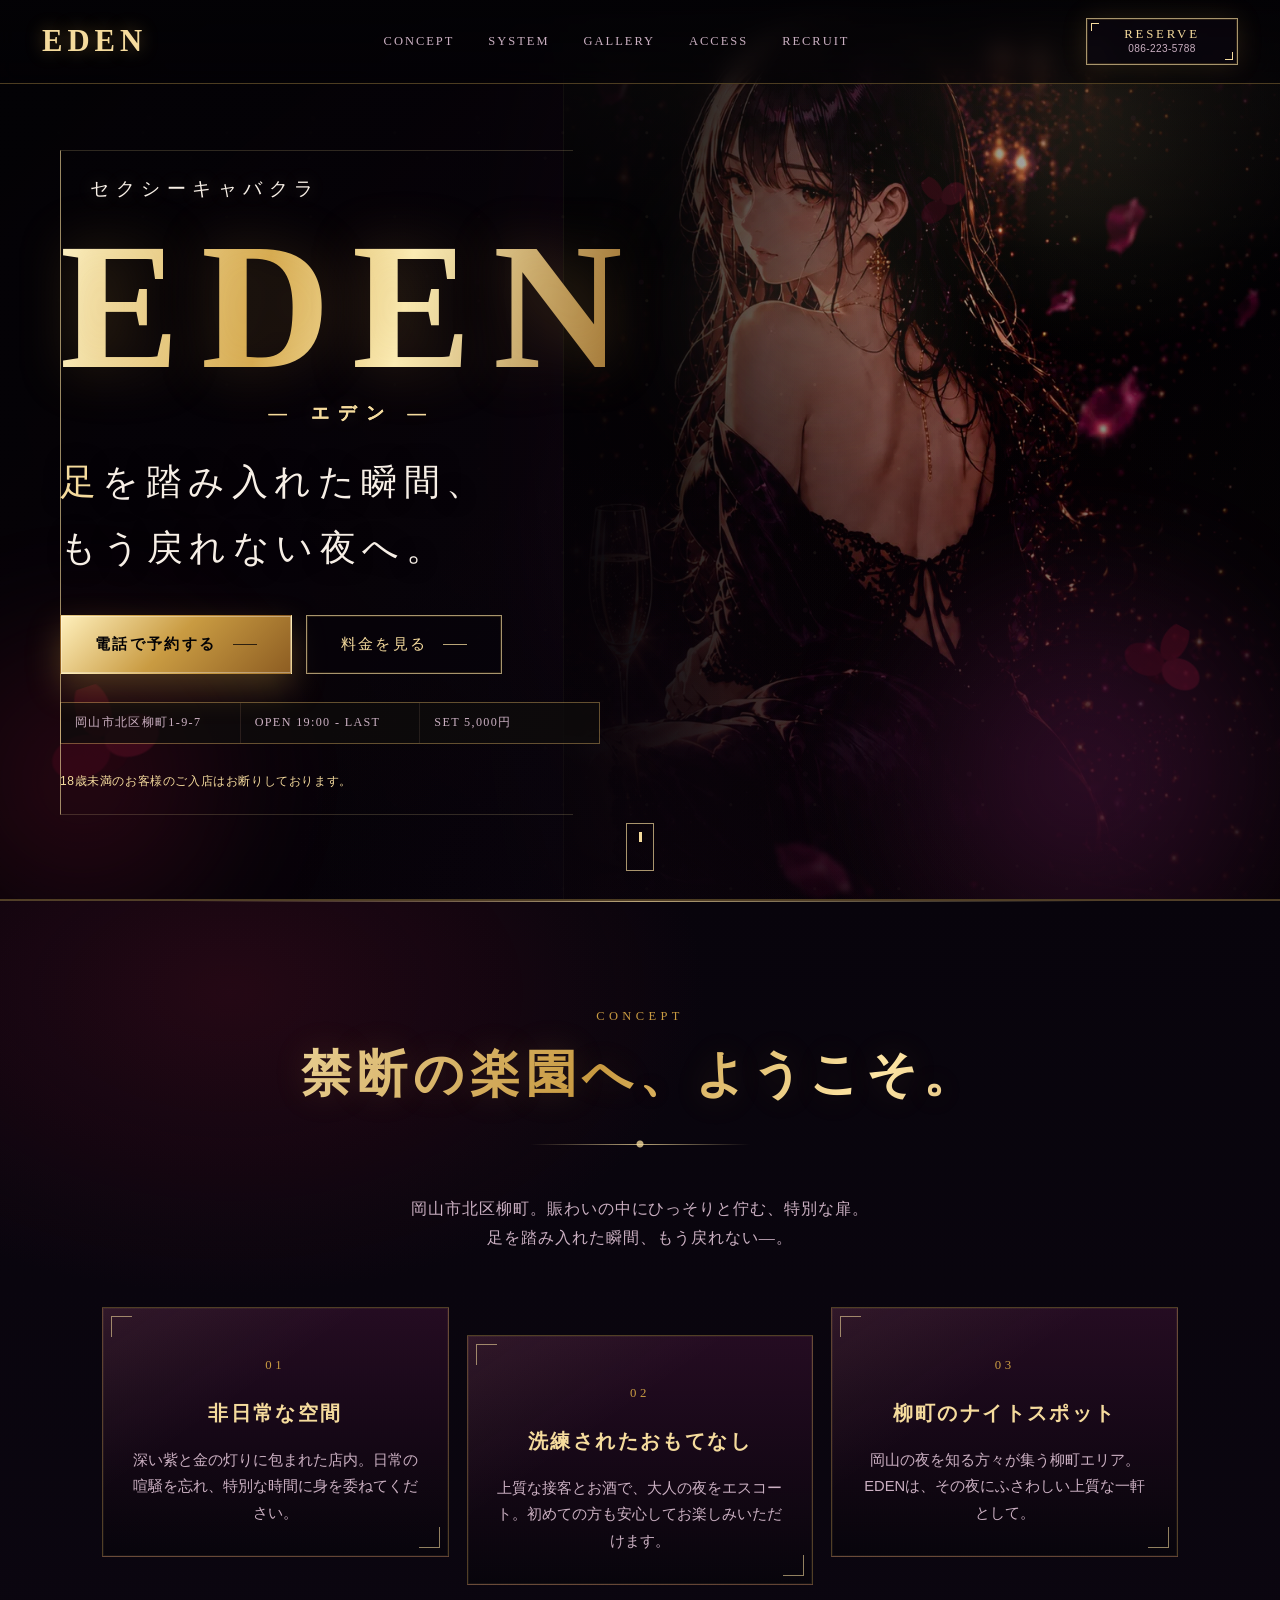
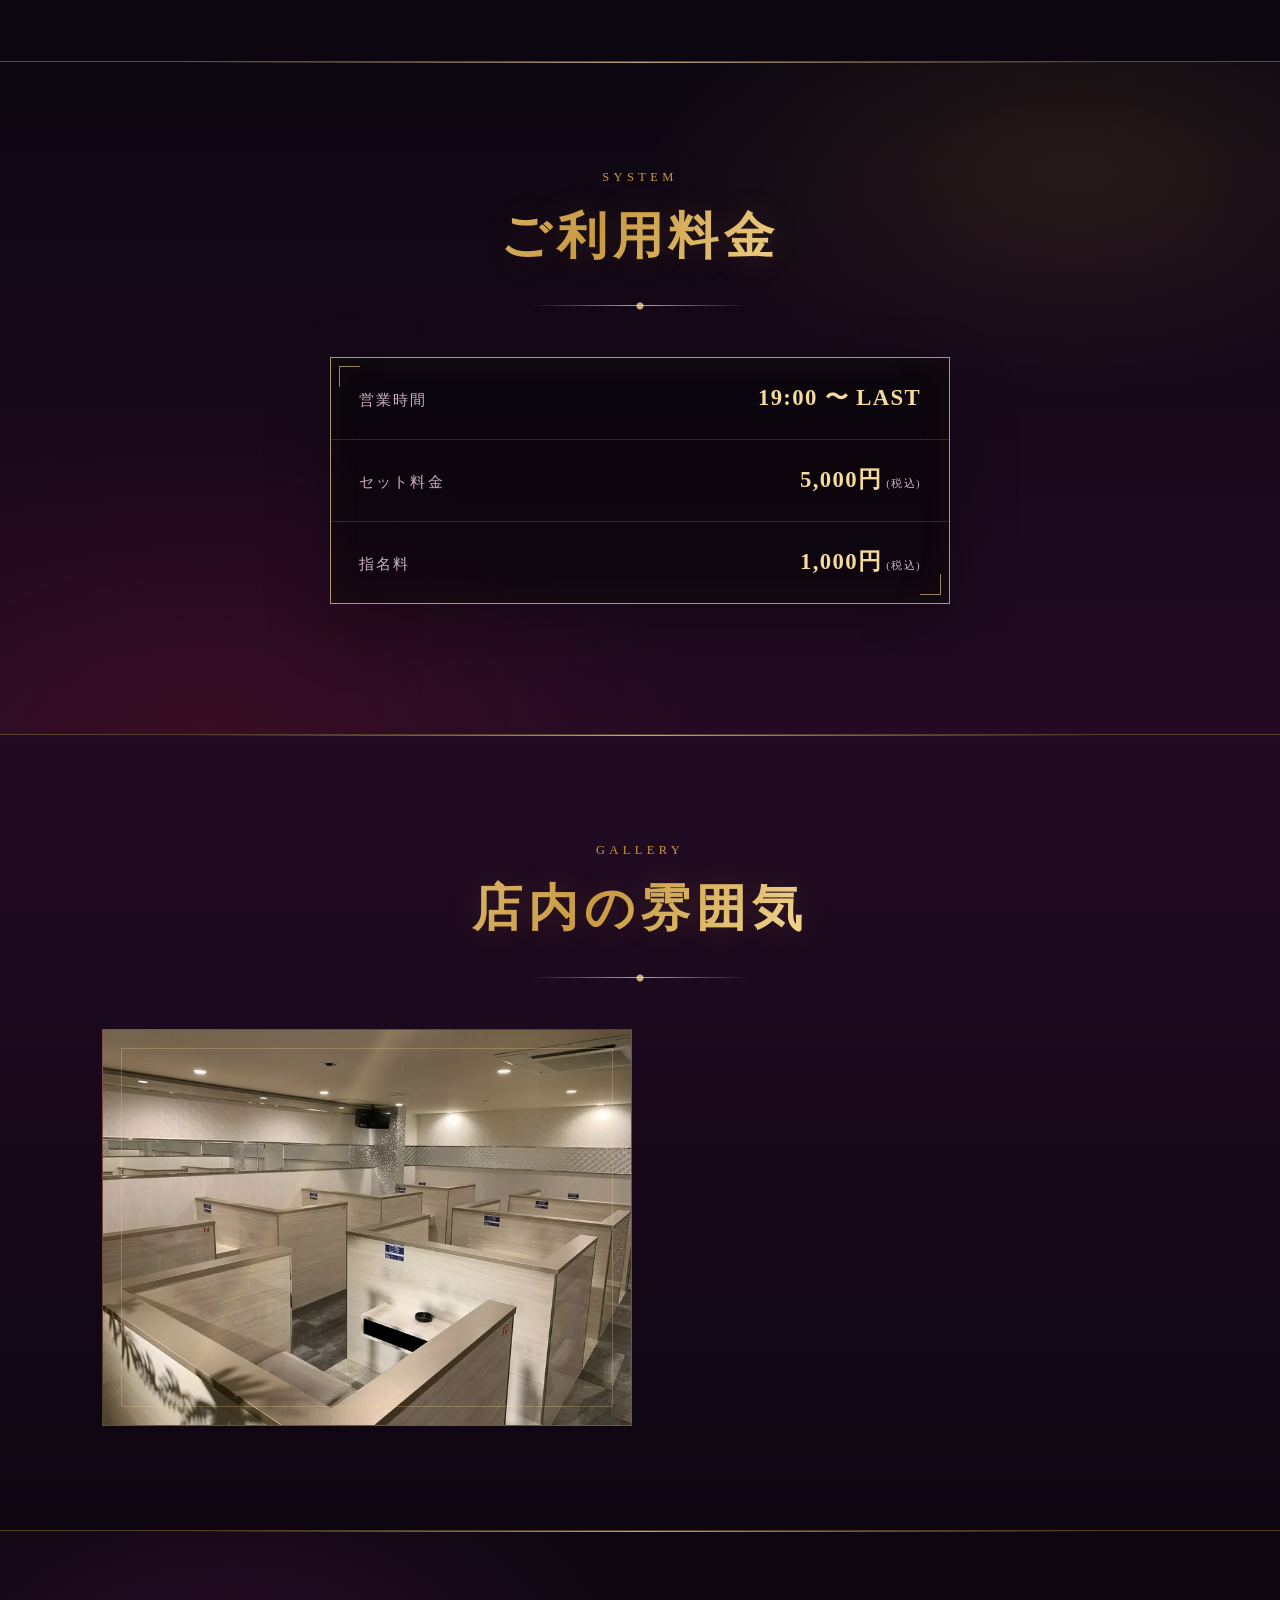
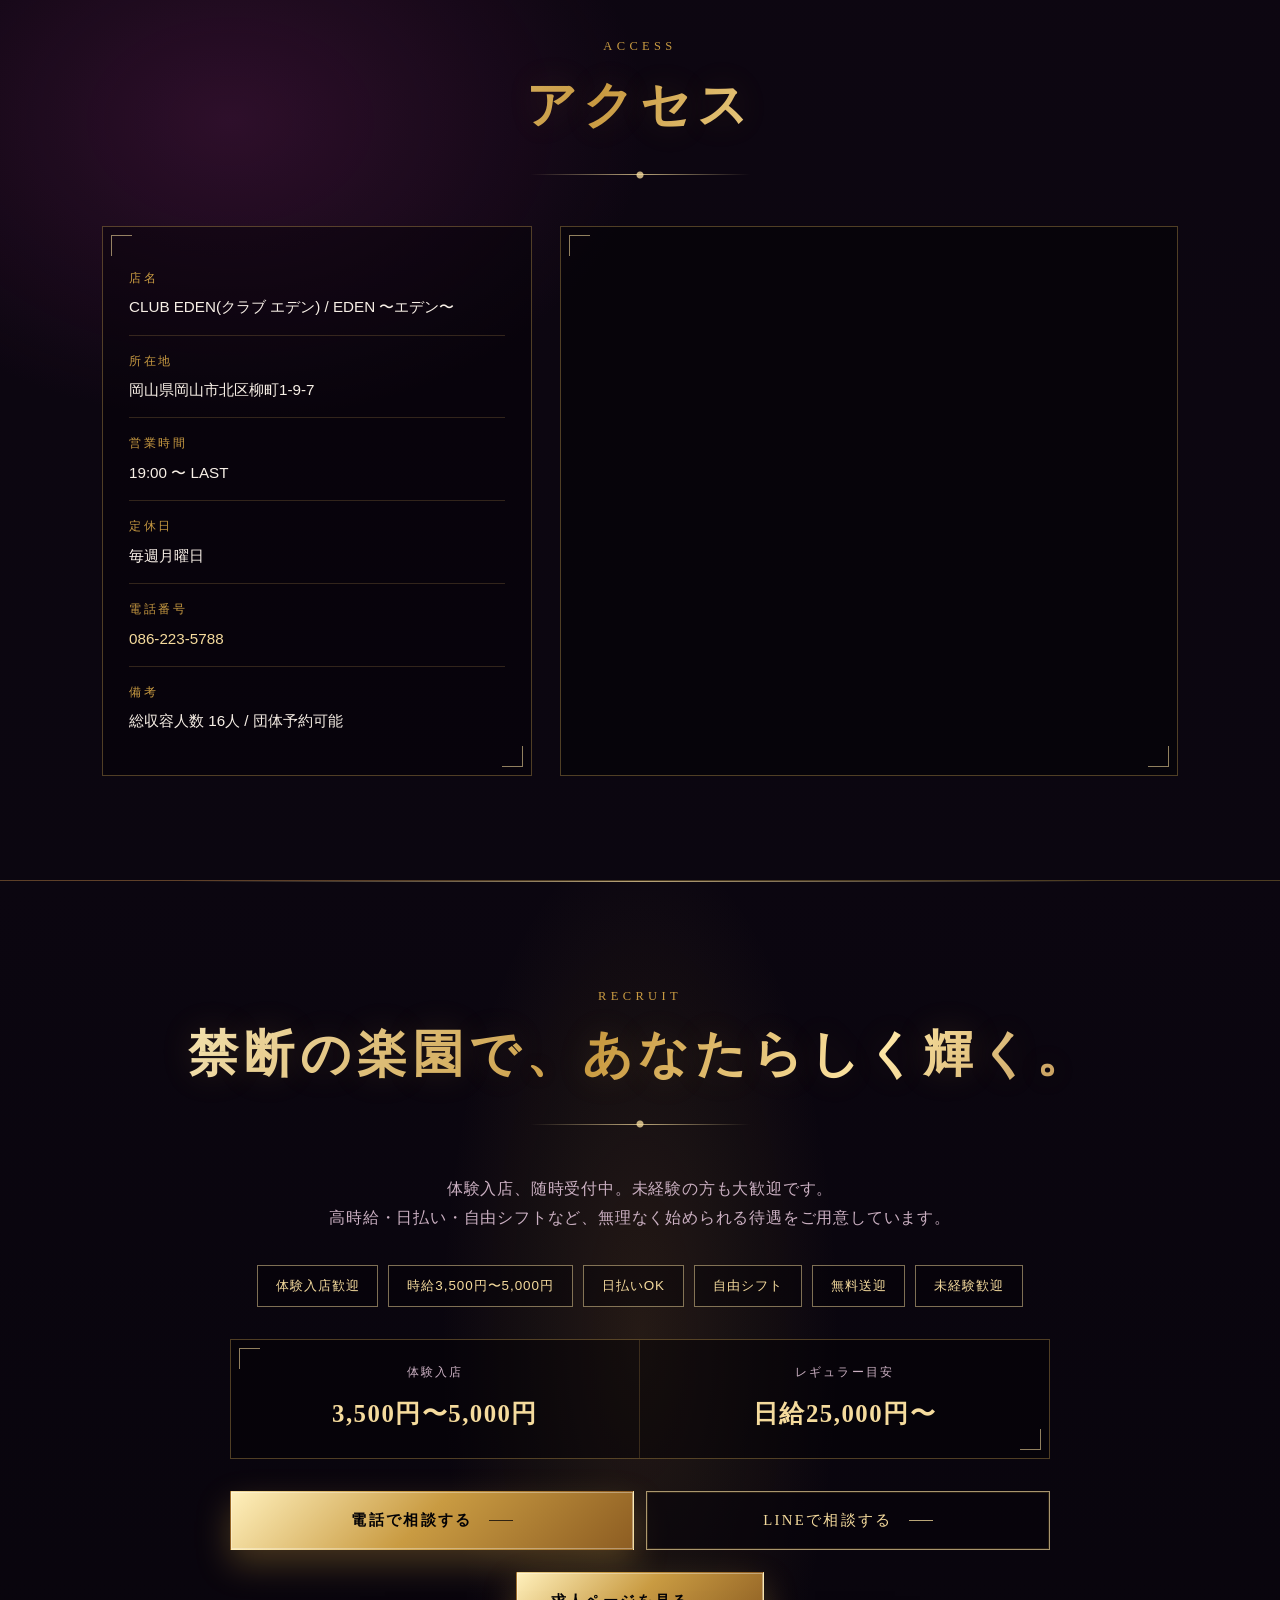
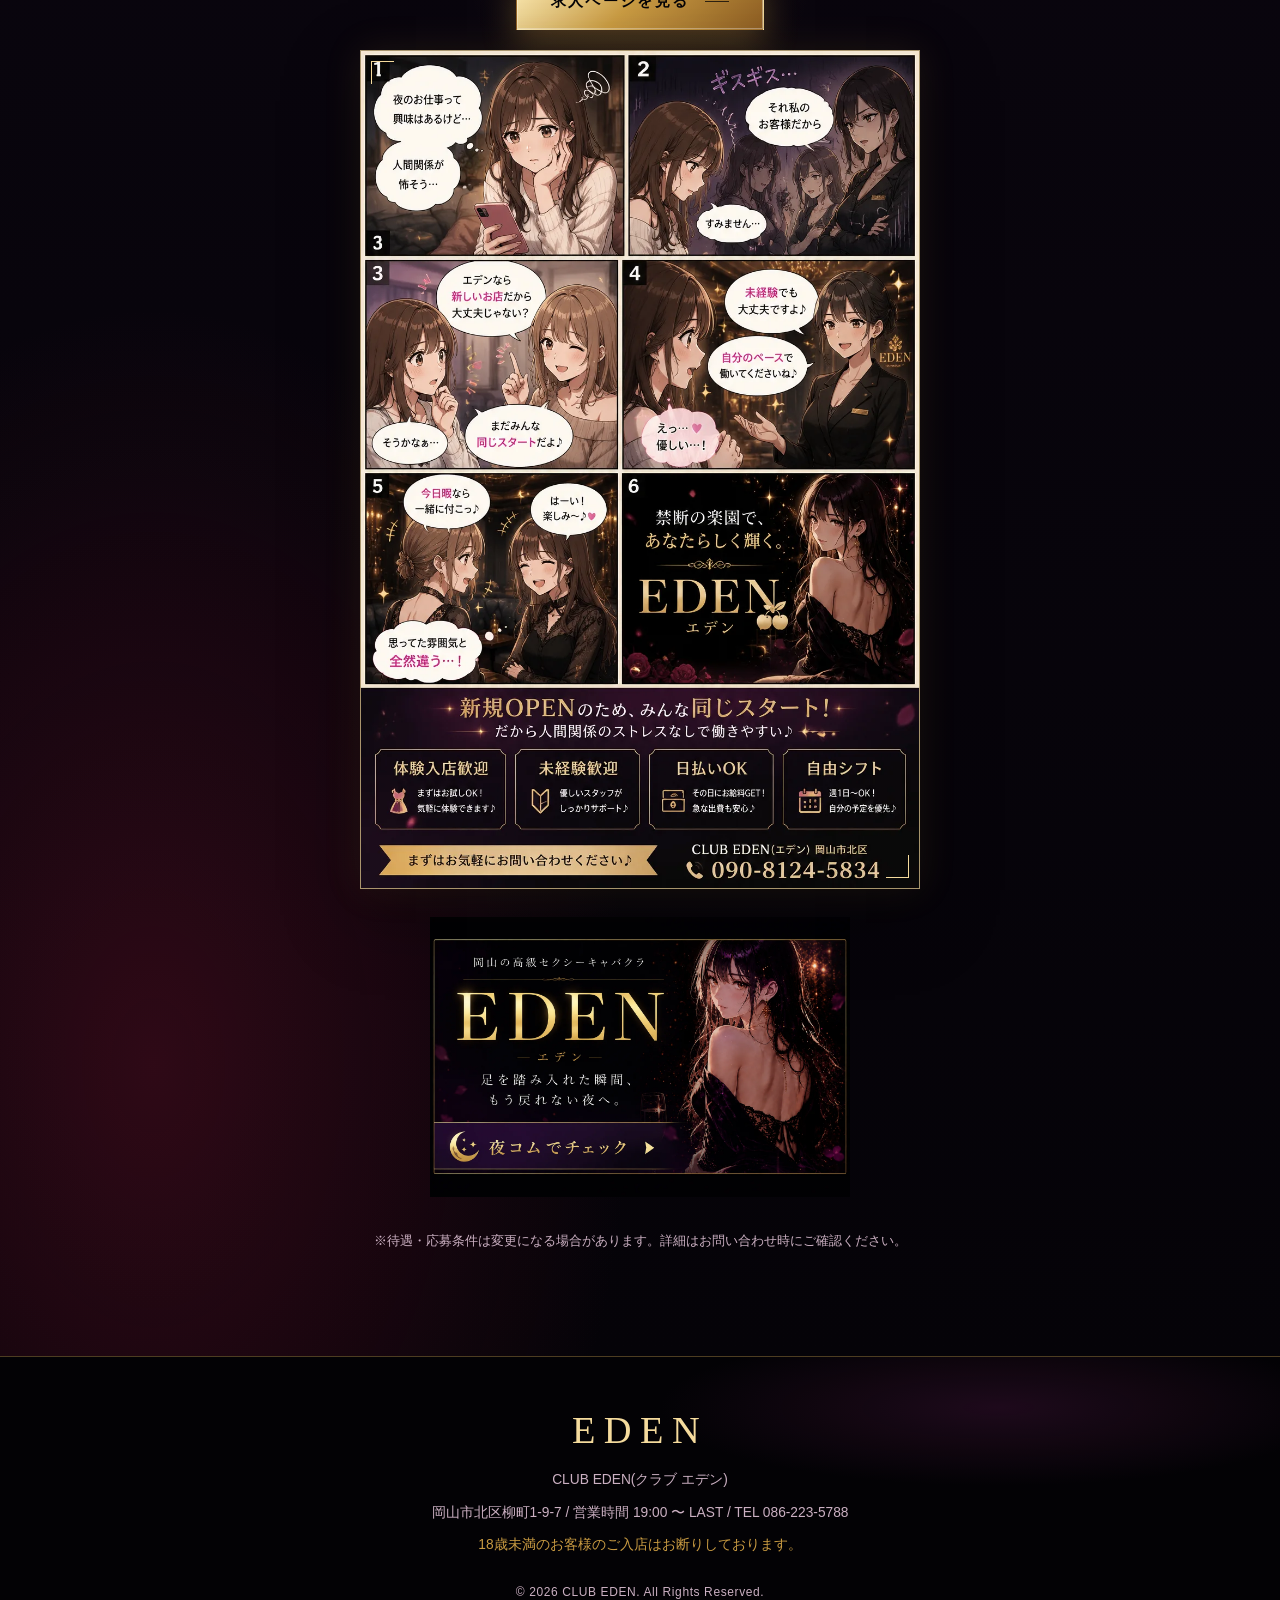
<file: index.html>
<!DOCTYPE html>
<html lang="ja">
<head>
<meta charset="UTF-8">
<meta name="viewport" content="width=device-width, initial-scale=1.0">
<title>CLUB EDEN(エデン) | 岡山市北区柳町のセクシーキャバクラ</title>
<meta name="description" content="岡山市北区柳町1-9-7のセクシーキャバクラ「CLUB EDEN(エデン)」。19:00〜LAST営業、セット5,000円・指名料1,000円。ご予約・求人のお問い合わせも受付中。18歳未満のご入店はお断りしております。">
<meta name="robots" content="index, follow">
<link rel="canonical" href="https://clubeden-okayama.com/">

<!-- Google tag (gtag.js) -->
<script async src="https://www.googletagmanager.com/gtag/js?id=G-1RGDNPPE6M"></script>
<script>
  window.dataLayer = window.dataLayer || [];
  function gtag(){dataLayer.push(arguments);}
  gtag('js', new Date());
  gtag('config', 'G-1RGDNPPE6M');
</script>

<!-- OGP -->
<meta property="og:type" content="website">
<meta property="og:title" content="CLUB EDEN(エデン) | 岡山市北区柳町のセクシーキャバクラ">
<meta property="og:description" content="岡山市北区柳町1-9-7のCLUB EDEN。19:00〜LAST営業。黒・深紫・ゴールドに包まれるラグジュアリーな夜へ。">
<meta property="og:url" content="https://clubeden-okayama.com/">
<meta property="og:site_name" content="CLUB EDEN">
<meta property="og:image" content="https://clubeden-okayama.com/assets/images/og-image.jpg">
<meta property="og:locale" content="ja_JP">
<meta name="twitter:card" content="summary_large_image">
<meta name="twitter:title" content="CLUB EDEN(エデン) | 岡山市北区柳町のセクシーキャバクラ">
<meta name="twitter:description" content="岡山市北区柳町1-9-7のCLUB EDEN。19:00〜LAST営業。">
<meta name="twitter:image" content="https://clubeden-okayama.com/assets/images/og-image.jpg">

<link rel="icon" href="data:,">
<link rel="stylesheet" href="assets/css/style.css">

<!-- JSON-LD LocalBusiness -->
<script type="application/ld+json">
{
  "@context": "https://schema.org",
  "@type": "NightClub",
  "name": "CLUB EDEN",
  "alternateName": "クラブエデン",
  "url": "https://clubeden-okayama.com/",
  "image": "https://clubeden-okayama.com/assets/images/og-image.jpg",
  "description": "岡山市北区柳町1-9-7のセクシーキャバクラ。19:00〜LAST営業。セット5,000円、指名料1,000円。",
  "telephone": "086-223-5788",
  "address": {
    "@type": "PostalAddress",
    "addressLocality": "岡山市北区",
    "addressRegion": "岡山県",
    "streetAddress": "柳町1-9-7",
    "addressCountry": "JP"
  },
  "geo": {
    "@type": "GeoCoordinates",
    "latitude": 34.65917160392289,
    "longitude": 133.92233286077817
  },
  "openingHoursSpecification": {
    "@type": "OpeningHoursSpecification",
    "dayOfWeek": [
      "Monday","Tuesday","Wednesday","Thursday","Friday","Saturday","Sunday"
    ],
    "opens": "19:00",
    "closes": "23:59"
  },
  "priceRange": "セット5,000円 / 指名料1,000円",
  "paymentAccepted": "Cash, Credit Card"
}
</script>
</head>
<body>

<header class="header" id="header">
  <div class="header__inner">
    <a href="#hero" class="header__logo">EDEN</a>
    <nav class="header__nav" aria-label="サイト内ナビゲーション">
      <a href="#concept">CONCEPT</a>
      <a href="#system">SYSTEM</a>
      <a href="#gallery">GALLERY</a>
      <a href="#access">ACCESS</a>
      <a href="recruit.html">RECRUIT</a>
    </nav>
    <a href="tel:086-223-5788" class="header__cta">
      <span class="header__cta-main">RESERVE</span>
      <span class="header__cta-sub">086-223-5788</span>
    </a>
  </div>
</header>

<main>

  <!-- 1. Hero -->
  <section class="hero" id="hero">
    <div class="hero__bg" aria-hidden="true">
      <div class="hero__media">
        <picture>
          <source srcset="assets/images/hero.webp" type="image/webp">
          <img src="assets/images/hero.jpg" alt="" class="hero__image" loading="eager" decoding="async">
        </picture>
      </div>
      <span class="hero__bloom hero__bloom--gold"></span>
      <span class="hero__bloom hero__bloom--purple"></span>
      <span class="hero__bloom hero__bloom--rose"></span>
      <span class="hero__rose hero__rose--one"></span>
      <span class="hero__rose hero__rose--two"></span>
      <span class="hero__rose hero__rose--three"></span>
    </div>
    <div class="hero__content">
      <div class="hero__visual">
        <div class="hero__title">
          <p class="hero__eyebrow">セクシーキャバクラ</p>
          <h1 class="hero__logo">EDEN<span class="hero__logo-sub">&mdash; エデン &mdash;</span></h1>
        </div>
        <div class="hero__mobile-portrait" aria-hidden="true">
          <picture>
            <source srcset="assets/images/hero.webp" type="image/webp">
            <img src="assets/images/hero.jpg" alt="" loading="eager" decoding="async">
          </picture>
          <p class="hero__mobile-catch">足を踏み入れた瞬間、<br>もう戻れない夜へ。</p>
        </div>
      </div>
      <p class="hero__catch">足を踏み入れた瞬間、<br>もう戻れない夜へ。</p>
      <div class="hero__cta-group">
        <a href="tel:086-223-5788" class="btn btn--primary">電話で予約する</a>
        <a href="#system" class="btn btn--outline">料金を見る</a>
      </div>
      <div class="hero__facts" aria-label="店舗概要">
        <span>岡山市北区柳町1-9-7</span>
        <span>OPEN 19:00 - LAST</span>
        <span>SET 5,000円</span>
      </div>
      <p class="hero__notice">18歳未満のお客様のご入店はお断りしております。</p>
    </div>
    <a href="#concept" class="hero__scroll" aria-label="次のセクションへスクロール">
      <span></span>
    </a>
  </section>

  <!-- 2. Concept -->
  <section class="concept" id="concept">
    <div class="section__inner">
      <p class="section__eyebrow">Concept</p>
      <h2 class="section__title">禁断の楽園へ、<br class="sp-only">ようこそ。</h2>
      <p class="concept__lead">
        岡山市北区柳町。賑わいの中にひっそりと佇む、特別な扉。<br>
        足を踏み入れた瞬間、もう戻れない&mdash;。
      </p>
      <div class="concept__grid">
        <div class="concept__item">
          <span class="concept__item-num">01</span>
          <h3>非日常な空間</h3>
          <p>深い紫と金の灯りに包まれた店内。日常の喧騒を忘れ、特別な時間に身を委ねてください。</p>
        </div>
        <div class="concept__item">
          <span class="concept__item-num">02</span>
          <h3>洗練されたおもてなし</h3>
          <p>上質な接客とお酒で、大人の夜をエスコート。初めての方も安心してお楽しみいただけます。</p>
        </div>
        <div class="concept__item">
          <span class="concept__item-num">03</span>
          <h3>柳町のナイトスポット</h3>
          <p>岡山の夜を知る方々が集う柳町エリア。EDENは、その夜にふさわしい上質な一軒として。</p>
        </div>
      </div>
    </div>
  </section>

  <!-- 3. System -->
  <section class="system" id="system">
    <div class="section__inner">
      <p class="section__eyebrow">System</p>
      <h2 class="section__title">ご利用料金</h2>
      <div class="system__table">
        <div class="system__row">
          <span class="system__label">営業時間</span>
          <span class="system__value">19:00 〜 LAST</span>
        </div>
        <div class="system__row">
          <span class="system__label">セット料金</span>
          <span class="system__value">5,000円<small>(税込)</small></span>
        </div>
        <div class="system__row">
          <span class="system__label">指名料</span>
          <span class="system__value">1,000円<small>(税込)</small></span>
        </div>
      </div>
      <p class="system__note"></p>
    </div>
  </section>

  <!-- 4. Gallery -->
  <section class="gallery" id="gallery">
    <div class="section__inner">
      <p class="section__eyebrow">Gallery</p>
      <h2 class="section__title">店内の雰囲気</h2>
      <div class="gallery__grid">
        <div class="gallery__item">
          <picture>
            <source srcset="assets/images/hall.webp" type="image/webp">
            <img src="assets/images/hall.jpg" alt="店内のボックス席" loading="lazy" decoding="async">
          </picture>
        </div>
      </div>
    </div>
  </section>

  <!-- 5. Access -->
  <section class="access" id="access">
    <div class="section__inner">
      <p class="section__eyebrow">Access</p>
      <h2 class="section__title">アクセス</h2>
      <div class="access__content">
        <div class="access__info">
          <dl>
            <div class="access__row">
              <dt>店名</dt>
              <dd>CLUB EDEN(クラブ エデン) / EDEN 〜エデン〜</dd>
            </div>
            <div class="access__row">
              <dt>所在地</dt>
              <dd>岡山県岡山市北区柳町1-9-7</dd>
            </div>
            <div class="access__row">
              <dt>営業時間</dt>
              <dd>19:00 〜 LAST</dd>
            </div>
            <div class="access__row">
              <dt>定休日</dt>
              <dd>毎週月曜日</dd>
            </div>
            <div class="access__row">
              <dt>電話番号</dt>
              <dd><a href="tel:086-223-5788">086-223-5788</a></dd>
            </div>
            <div class="access__row">
              <dt>備考</dt>
              <dd>総収容人数 16人 / 団体予約可能</dd>
            </div>
          </dl>
        </div>
        <div class="access__map">
          <iframe
            title="CLUB EDEN 地図(柳町・岡山市北区)"
            src="https://maps.google.com/maps?q=34.65917160392289,133.92233286077817&t=&z=16&ie=UTF8&iwloc=&output=embed"
            loading="lazy"
            referrerpolicy="no-referrer-when-downgrade"
            allowfullscreen></iframe>
        </div>
      </div>
    </div>
  </section>

  <!-- 6. Recruit -->
  <section class="recruit" id="recruit">
    <div class="section__inner">
      <p class="section__eyebrow">Recruit</p>
      <h2 class="section__title">禁断の楽園で、<br class="sp-only">あなたらしく輝く。</h2>
      <p class="recruit__lead">
        体験入店、随時受付中。未経験の方も大歓迎です。<br>
        高時給・日払い・自由シフトなど、無理なく始められる待遇をご用意しています。
      </p>
      <ul class="recruit__points">
        <li>体験入店歓迎</li>
        <li>時給3,500円〜5,000円</li>
        <li>日払いOK</li>
        <li>自由シフト</li>
        <li>無料送迎</li>
        <li>未経験歓迎</li>
      </ul>
      <div class="recruit__detail">
        <div>
          <span>体験入店</span>
          <strong>3,500円〜5,000円</strong>
        </div>
        <div>
          <span>レギュラー目安</span>
          <strong>日給25,000円〜</strong>
        </div>
      </div>
      <div class="recruit__contact-actions" aria-label="求人への問い合わせ">
        <a href="tel:090-8124-5834" class="btn btn--primary recruit__contact-btn">電話で相談する</a>
        <a href="https://line.me/ti/p/~reohana302" class="btn btn--outline recruit__contact-btn" target="_blank" rel="noopener noreferrer">LINEで相談する</a>
      </div>
      <div class="recruit__cta">
        <a href="recruit.html" class="btn btn--primary">求人ページを見る</a>
      </div>
      <a href="recruit.html" class="recruit__manga">
        <picture>
          <source srcset="assets/images/kyujin.webp" type="image/webp">
          <img src="assets/images/kyujin.png" alt="CLUB EDEN求人漫画。未経験でも同じスタートで安心して働けることを紹介しています。" loading="lazy" decoding="async">
        </picture>
      </a>
      <a href="https://www.yorucom.com/mshop/63157392/" class="recruit__banner" target="_blank" rel="noopener noreferrer">
        <picture>
          <source srcset="assets/images/yorucom_bn.webp" type="image/webp">
          <img src="assets/images/yorucom_bn.png" alt="夜コムでCLUB EDENの求人をチェック" loading="lazy" decoding="async">
        </picture>
      </a>
      <p class="recruit__note"><!-- TODO: 寮・託児所・交通費支給などの詳細条件は店舗側で最終確認 -->※待遇・応募条件は変更になる場合があります。詳細はお問い合わせ時にご確認ください。</p>
    </div>
  </section>

</main>

<footer class="footer">
  <div class="footer__inner">
    <p class="footer__logo">EDEN</p>
    <p class="footer__name">CLUB EDEN(クラブ エデン)</p>
    <p class="footer__hours">岡山市北区柳町1-9-7 / 営業時間 19:00 〜 LAST / TEL 086-223-5788</p>
    <p class="footer__notice">18歳未満のお客様のご入店はお断りしております。</p>
    <p class="footer__copyright">&copy; <span id="year"></span> CLUB EDEN. All Rights Reserved.</p>
  </div>
</footer>

<!-- 固定予約バー -->
<div class="reserve-bar">
  <a href="tel:086-223-5788" class="reserve-bar__btn reserve-bar__btn--tel">
    <span class="reserve-bar__label">電話で予約</span>
  </a>
  <a href="#access" class="reserve-bar__btn reserve-bar__btn--access">
    <span class="reserve-bar__label">アクセス</span>
  </a>
</div>

<script src="assets/js/main.js"></script>
</body>
</html>
</file>
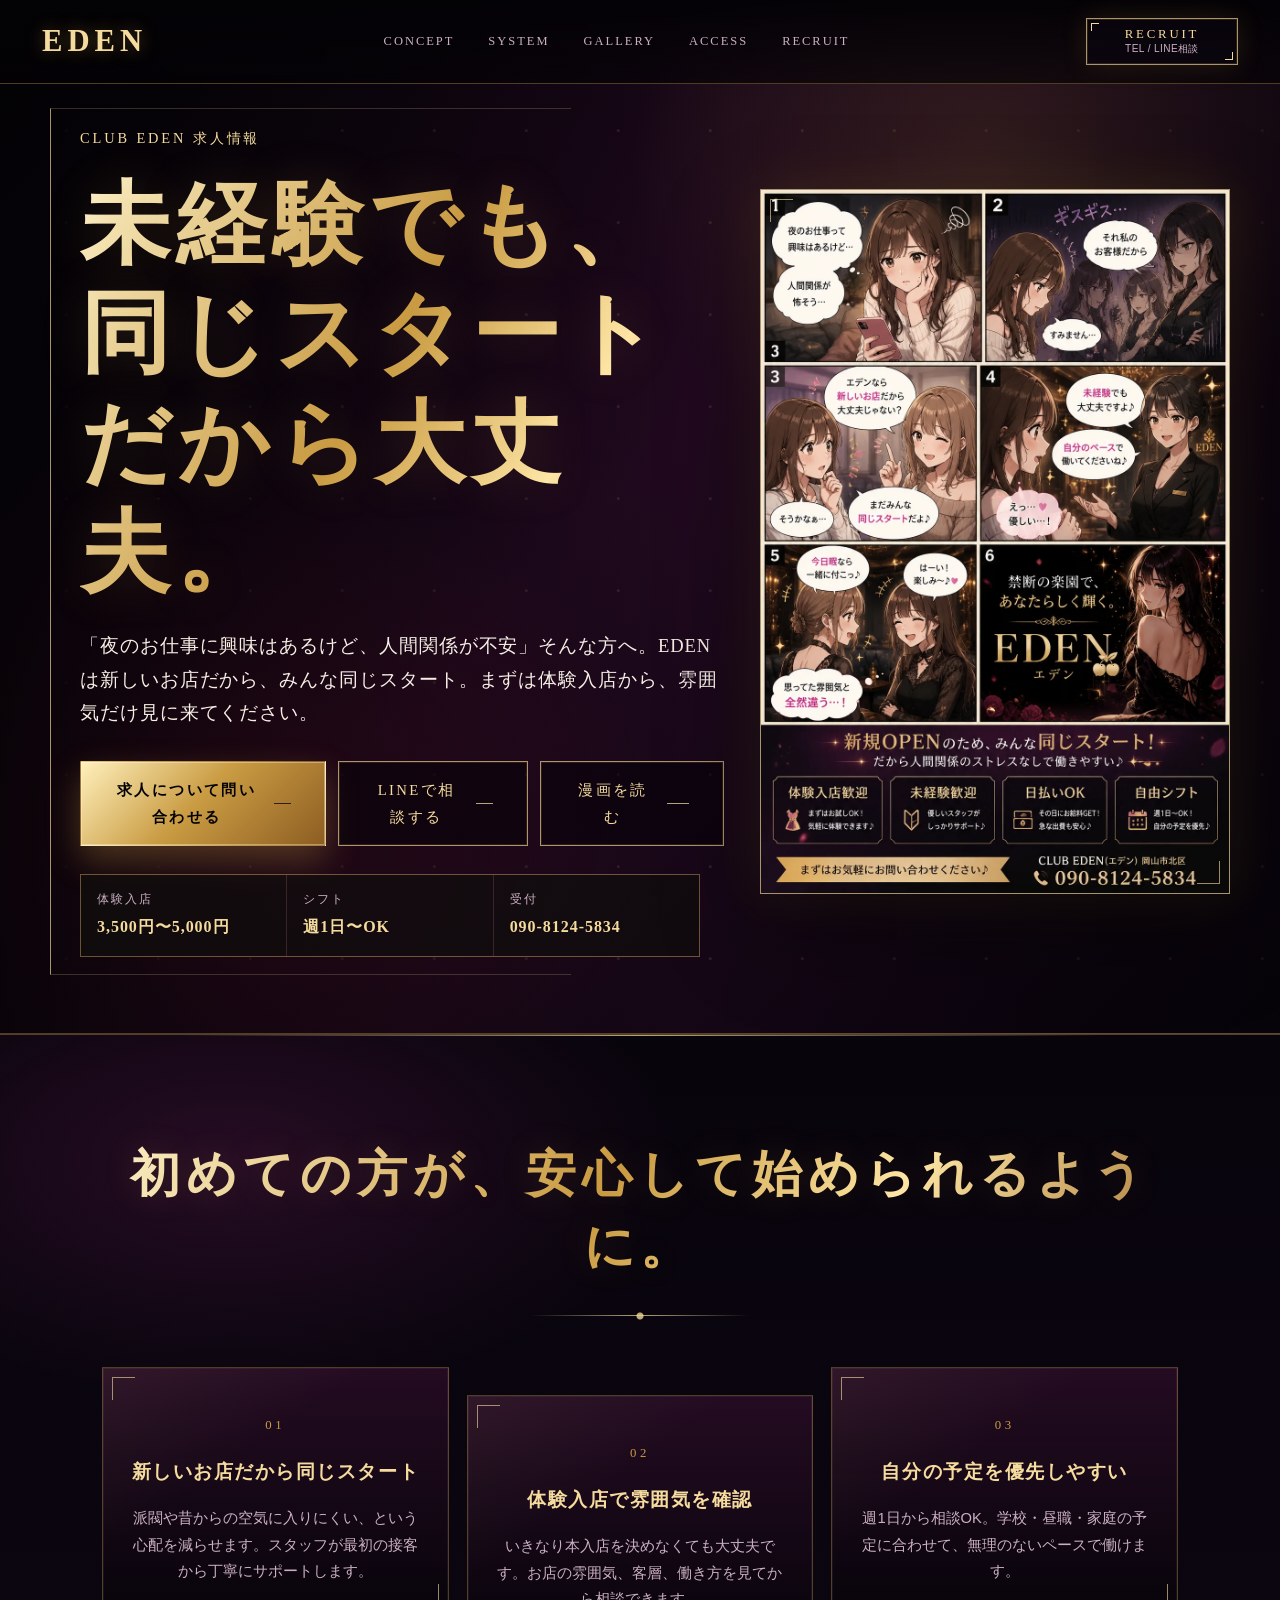
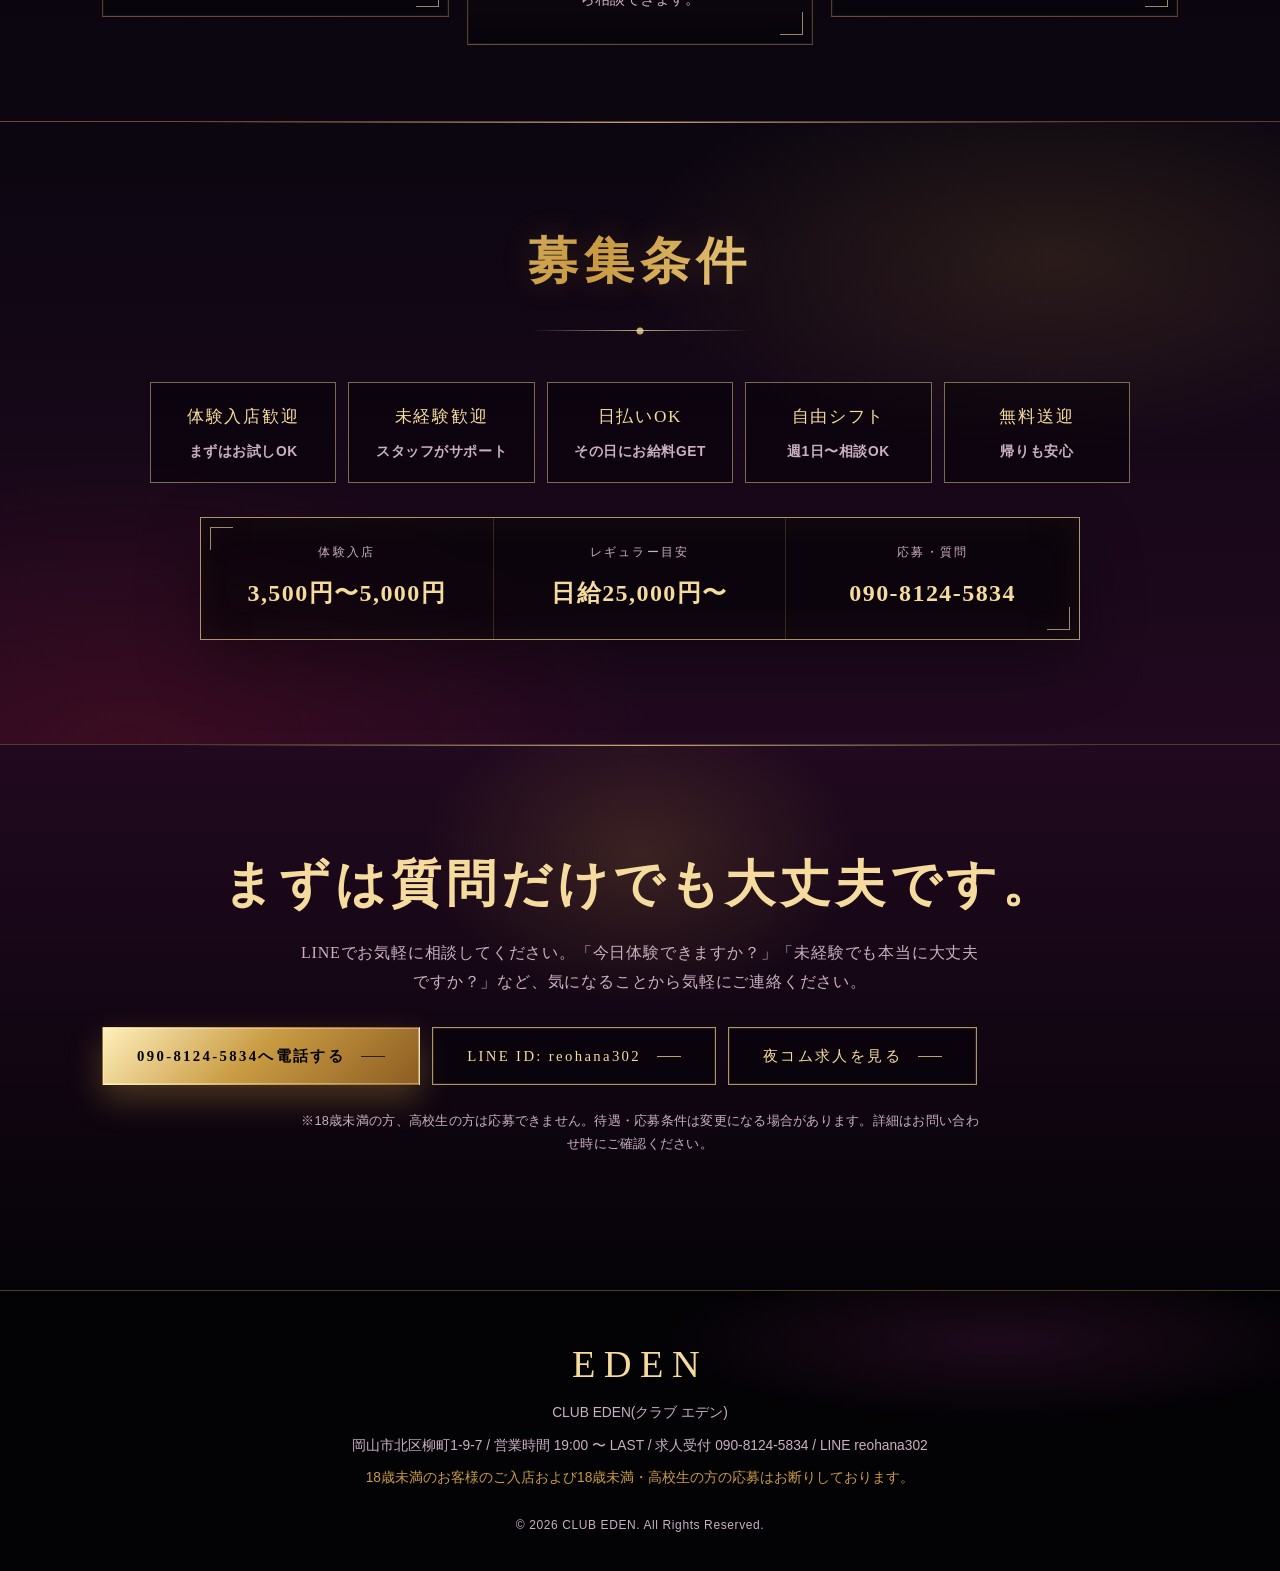
<file: recruit.html>
<!DOCTYPE html>
<html lang="ja">
<head>
<meta charset="UTF-8">
<meta name="viewport" content="width=device-width, initial-scale=1.0">
<title>求人情報 | CLUB EDEN(エデン) 岡山 柳町</title>
<meta name="description" content="岡山市北区柳町のCLUB EDEN(エデン)求人情報。未経験歓迎、体験入店歓迎、日払いOK、自由シフト、無料送迎。初めての方も同じスタートで安心してお問い合わせください。">
<meta name="robots" content="index, follow">
<link rel="canonical" href="https://clubeden-okayama.com/recruit.html">

<!-- Google tag (gtag.js) -->
<script async src="https://www.googletagmanager.com/gtag/js?id=G-1RGDNPPE6M"></script>
<script>
  window.dataLayer = window.dataLayer || [];
  function gtag(){dataLayer.push(arguments);}
  gtag('js', new Date());
  gtag('config', 'G-1RGDNPPE6M');
</script>

<!-- OGP -->
<meta property="og:type" content="website">
<meta property="og:title" content="求人情報 | CLUB EDEN(エデン) 岡山 柳町">
<meta property="og:description" content="未経験歓迎・体験入店歓迎。新規OPENのため、みんな同じスタート。まずはお気軽にお問い合わせください。">
<meta property="og:url" content="https://clubeden-okayama.com/recruit.html">
<meta property="og:site_name" content="CLUB EDEN">
<meta property="og:image" content="https://clubeden-okayama.com/assets/images/kyujin.png">
<meta property="og:locale" content="ja_JP">
<meta name="twitter:card" content="summary_large_image">
<meta name="twitter:title" content="求人情報 | CLUB EDEN(エデン) 岡山 柳町">
<meta name="twitter:description" content="未経験歓迎・体験入店歓迎。初めての方も安心してお問い合わせください。">
<meta name="twitter:image" content="https://clubeden-okayama.com/assets/images/kyujin.png">

<link rel="icon" href="data:,">
<link rel="stylesheet" href="assets/css/style.css">

<!-- JSON-LD JobPosting -->
<script type="application/ld+json">
{
  "@context": "https://schema.org",
  "@type": "JobPosting",
  "title": "フロアキャスト",
  "description": "岡山市北区柳町のCLUB EDEN求人情報。未経験歓迎、体験入店歓迎、日払いOK、自由シフト、無料送迎。新規OPENのため、みんな同じスタートで働きやすい環境です。",
  "datePosted": "2026-06-14",
  "employmentType": "PART_TIME",
  "hiringOrganization": {
    "@type": "Organization",
    "name": "CLUB EDEN",
    "sameAs": "https://clubeden-okayama.com/"
  },
  "jobLocation": {
    "@type": "Place",
    "address": {
      "@type": "PostalAddress",
      "addressLocality": "岡山市北区",
      "addressRegion": "岡山県",
      "streetAddress": "柳町1-9-7",
      "addressCountry": "JP"
    }
  },
  "baseSalary": {
    "@type": "MonetaryAmount",
    "currency": "JPY",
    "value": {
      "@type": "QuantitativeValue",
      "minValue": 3500,
      "maxValue": 5000,
      "unitText": "HOUR"
    }
  }
}
</script>
</head>
<body>

<header class="header" id="header">
  <div class="header__inner">
    <a href="index.html#hero" class="header__logo">EDEN</a>
    <nav class="header__nav" aria-label="サイト内ナビゲーション">
      <a href="index.html#concept">CONCEPT</a>
      <a href="index.html#system">SYSTEM</a>
      <a href="index.html#gallery">GALLERY</a>
      <a href="index.html#access">ACCESS</a>
      <a href="recruit.html" aria-current="page">RECRUIT</a>
    </nav>
    <a href="tel:090-8124-5834" class="header__cta">
      <span class="header__cta-main">RECRUIT</span>
      <span class="header__cta-sub">TEL / LINE相談</span>
    </a>
  </div>
</header>

<main>
  <section class="recruit-page-hero">
    <div class="recruit-page-hero__inner">
      <div class="recruit-page-hero__content">
        <p class="recruit-page-hero__shop">CLUB EDEN 求人情報</p>
        <h1>未経験でも、<br>同じスタートだから大丈夫。</h1>
        <p class="recruit-page-hero__lead">
          「夜のお仕事に興味はあるけど、人間関係が不安」そんな方へ。EDENは新しいお店だから、みんな同じスタート。まずは体験入店から、雰囲気だけ見に来てください。
        </p>
        <div class="recruit-page-hero__actions">
          <a href="tel:090-8124-5834" class="btn btn--primary">求人について問い合わせる</a>
          <a href="https://line.me/ti/p/~reohana302" class="btn btn--outline" target="_blank" rel="noopener noreferrer">LINEで相談する</a>
          <a href="#manga" class="btn btn--outline">漫画を読む</a>
        </div>
        <dl class="recruit-page-hero__facts" aria-label="求人条件の概要">
          <div>
            <dt>体験入店</dt>
            <dd>3,500円〜5,000円</dd>
          </div>
          <div>
            <dt>シフト</dt>
            <dd>週1日〜OK</dd>
          </div>
          <div>
            <dt>受付</dt>
            <dd><a href="tel:090-8124-5834">090-8124-5834</a></dd>
          </div>
        </dl>
      </div>
      <figure class="recruit-page-hero__manga" id="manga">
        <picture>
          <source srcset="assets/images/kyujin.webp" type="image/webp">
          <img src="assets/images/kyujin.png" alt="CLUB EDEN求人漫画。未経験でも同じスタートで、人間関係のストレスなく自分のペースで働けることを紹介しています。" loading="eager" decoding="async">
        </picture>
      </figure>
    </div>
  </section>

  <section class="recruit-assurance" aria-labelledby="assurance-title">
    <div class="section__inner">
      <h2 class="section__title" id="assurance-title">初めての方が、<br class="sp-only">安心して始められるように。</h2>
      <div class="recruit-assurance__grid">
        <article>
          <span>01</span>
          <h3>新しいお店だから同じスタート</h3>
          <p>派閥や昔からの空気に入りにくい、という心配を減らせます。スタッフが最初の接客から丁寧にサポートします。</p>
        </article>
        <article>
          <span>02</span>
          <h3>体験入店で雰囲気を確認</h3>
          <p>いきなり本入店を決めなくても大丈夫です。お店の雰囲気、客層、働き方を見てから相談できます。</p>
        </article>
        <article>
          <span>03</span>
          <h3>自分の予定を優先しやすい</h3>
          <p>週1日から相談OK。学校・昼職・家庭の予定に合わせて、無理のないペースで働けます。</p>
        </article>
      </div>
    </div>
  </section>

  <section class="recruit-conditions" aria-labelledby="conditions-title">
    <div class="section__inner">
      <h2 class="section__title" id="conditions-title">募集条件</h2>
      <ul class="recruit-conditions__list">
        <li>
          <span>体験入店歓迎</span>
          <strong>まずはお試しOK</strong>
        </li>
        <li>
          <span>未経験歓迎</span>
          <strong>スタッフがサポート</strong>
        </li>
        <li>
          <span>日払いOK</span>
          <strong>その日にお給料GET</strong>
        </li>
        <li>
          <span>自由シフト</span>
          <strong>週1日〜相談OK</strong>
        </li>
        <li>
          <span>無料送迎</span>
          <strong>帰りも安心</strong>
        </li>
      </ul>
      <div class="recruit-conditions__detail">
        <div>
          <span>体験入店</span>
          <strong>3,500円〜5,000円</strong>
        </div>
        <div>
          <span>レギュラー目安</span>
          <strong>日給25,000円〜</strong>
        </div>
        <div>
          <span>応募・質問</span>
          <strong><a href="tel:090-8124-5834">090-8124-5834</a></strong>
        </div>
      </div>
    </div>
  </section>

  <section class="recruit-final">
    <div class="section__inner">
      <h2>まずは質問だけでも大丈夫です。</h2>
      <p>LINEでお気軽に相談してください。<br>「今日体験できますか？」「未経験でも本当に大丈夫ですか？」など、気になることから気軽にご連絡ください。</p>
      <div class="recruit-final__actions">
        <a href="tel:090-8124-5834" class="btn btn--primary">090-8124-5834へ電話する</a>
        <a href="https://line.me/ti/p/~reohana302" class="btn btn--outline" target="_blank" rel="noopener noreferrer">LINE ID: reohana302</a>
        <a href="https://www.yorucom.com/mshop/63157392/" class="btn btn--outline" target="_blank" rel="noopener noreferrer">夜コム求人を見る</a>
      </div>
      <p class="recruit-final__note">※18歳未満の方、高校生の方は応募できません。待遇・応募条件は変更になる場合があります。詳細はお問い合わせ時にご確認ください。</p>
    </div>
  </section>
</main>

<footer class="footer">
  <div class="footer__inner">
    <p class="footer__logo">EDEN</p>
    <p class="footer__name">CLUB EDEN(クラブ エデン)</p>
    <p class="footer__hours">岡山市北区柳町1-9-7 / 営業時間 19:00 〜 LAST / 求人受付 090-8124-5834 / LINE reohana302</p>
    <p class="footer__notice">18歳未満のお客様のご入店および18歳未満・高校生の方の応募はお断りしております。</p>
    <p class="footer__copyright">&copy; <span id="year"></span> CLUB EDEN. All Rights Reserved.</p>
  </div>
</footer>

<div class="reserve-bar">
  <a href="tel:090-8124-5834" class="reserve-bar__btn reserve-bar__btn--tel">
    <span class="reserve-bar__label">求人問い合わせ</span>
  </a>
  <a href="https://line.me/ti/p/~reohana302" class="reserve-bar__btn reserve-bar__btn--access" target="_blank" rel="noopener noreferrer">
    <span class="reserve-bar__label">LINE相談</span>
  </a>
</div>

<script src="assets/js/main.js"></script>
</body>
</html>
</file>
<file: assets/css/style.css>
/* ==========================================================================
   CLUB EDEN - style.css
   黒 × 深紫 × ゴールドを基調に、艶感と非日常感を強めた公式LP
   ========================================================================== */

:root {
  --color-bg: #0b0610;
  --color-bg-deep: #030205;
  --color-ink: #120715;
  --color-purple: #35102e;
  --color-purple-2: #641d54;
  --color-wine: #5f1026;
  --color-gold: #c99b42;
  --color-gold-soft: #f5db9d;
  --color-gold-deep: #7d5520;
  --color-text: #f7efe6;
  --color-text-muted: #cbb0c2;
  --color-border: rgba(221, 177, 89, 0.34);
  --color-border-strong: rgba(245, 219, 157, 0.68);

  --font-serif: "Noto Serif JP", "Hiragino Mincho ProN", "Yu Mincho", "YuMincho", serif;
  --font-sans: "Hiragino Kaku Gothic ProN", "Hiragino Sans", "Yu Gothic", "Noto Sans JP", sans-serif;

  --max-width: 1120px;
  --section-padding: 104px 22px;
  --hairline: linear-gradient(90deg, transparent, rgba(245, 219, 157, 0.74), transparent);
}

* {
  margin: 0;
  padding: 0;
  box-sizing: border-box;
}

html {
  scroll-behavior: smooth;
}

body {
  background:
    radial-gradient(circle at 8% 18%, rgba(95, 16, 38, 0.34), transparent 25vw),
    radial-gradient(circle at 92% 8%, rgba(100, 29, 84, 0.33), transparent 30vw),
    linear-gradient(180deg, var(--color-bg-deep), var(--color-bg));
  color: var(--color-text);
  font-family: var(--font-sans);
  line-height: 1.8;
  -webkit-font-smoothing: antialiased;
  overflow-x: hidden;
  padding-bottom: 64px;
}

body::before {
  content: "";
  position: fixed;
  inset: 0;
  pointer-events: none;
  z-index: -1;
  opacity: 0.38;
  background-image:
    linear-gradient(rgba(245, 219, 157, 0.05) 1px, transparent 1px),
    linear-gradient(90deg, rgba(245, 219, 157, 0.04) 1px, transparent 1px);
  background-size: 92px 92px;
  mask-image: radial-gradient(circle at center, black, transparent 72%);
}

@media (min-width: 768px) {
  body {
    padding-bottom: 0;
  }
}

img {
  max-width: 100%;
  display: block;
}

picture {
  display: contents;
}

a {
  color: inherit;
  text-decoration: none;
}

.sp-only {
  display: inline;
}

@media (min-width: 768px) {
  .sp-only {
    display: none;
  }
}

/* ==========================================================================
   Header
   ========================================================================== */

.header {
  position: fixed;
  top: 0;
  left: 0;
  right: 0;
  z-index: 100;
  background: linear-gradient(180deg, rgba(3, 2, 5, 0.94), rgba(3, 2, 5, 0.58));
  backdrop-filter: blur(10px);
  border-bottom: 1px solid var(--color-border);
  transition: box-shadow 0.3s ease, background 0.3s ease;
}

.header.is-scrolled {
  background: rgba(3, 2, 5, 0.92);
  box-shadow: 0 16px 42px rgba(0, 0, 0, 0.42);
}

.header__inner {
  max-width: 1240px;
  margin: 0 auto;
  display: flex;
  align-items: center;
  justify-content: space-between;
  gap: 20px;
  padding: 14px 22px;
}

.header__logo {
  font-family: var(--font-serif);
  font-size: clamp(1.4rem, 2.4vw, 2rem);
  letter-spacing: 0.16em;
  color: var(--color-gold-soft);
  font-weight: 700;
  text-shadow: 0 0 18px rgba(201, 155, 66, 0.45);
}

.header__nav {
  display: none;
  gap: clamp(18px, 3vw, 34px);
  font-family: var(--font-serif);
  font-size: 0.78rem;
  letter-spacing: 0.16em;
}

.header__nav a {
  color: var(--color-text-muted);
  transition: color 0.3s ease, text-shadow 0.3s ease;
}

.header__nav a:hover {
  color: var(--color-gold-soft);
  text-shadow: 0 0 12px rgba(245, 219, 157, 0.42);
}

.header__cta {
  position: relative;
  display: flex;
  flex-direction: column;
  align-items: center;
  justify-content: center;
  min-width: 152px;
  padding: 8px 18px;
  border: 1px solid var(--color-border-strong);
  background: rgba(12, 7, 16, 0.64);
  text-align: center;
  line-height: 1.25;
  white-space: nowrap;
  box-shadow: inset 0 0 0 1px rgba(201, 155, 66, 0.18), 0 0 26px rgba(201, 155, 66, 0.16);
  transition: background-color 0.3s ease, color 0.3s ease, transform 0.3s ease;
}

.header__cta::before,
.header__cta::after {
  content: "";
  position: absolute;
  width: 7px;
  height: 7px;
  border-color: var(--color-gold-soft);
  border-style: solid;
}

.header__cta::before {
  top: 4px;
  left: 4px;
  border-width: 1px 0 0 1px;
}

.header__cta::after {
  right: 4px;
  bottom: 4px;
  border-width: 0 1px 1px 0;
}

.header__cta-main {
  font-family: var(--font-serif);
  font-size: 0.8rem;
  letter-spacing: 0.22em;
  color: var(--color-gold-soft);
}

.header__cta-sub {
  font-size: 0.63rem;
  letter-spacing: 0.04em;
  color: var(--color-text-muted);
}

.header__cta:hover {
  transform: translateY(-1px);
  background-color: rgba(201, 155, 66, 0.14);
}

@media (min-width: 820px) {
  .header__nav {
    display: flex;
  }
}

@media (max-width: 420px) {
  .header__cta {
    min-width: 118px;
    padding-inline: 12px;
  }

  .header__cta-sub {
    display: none;
  }
}

/* ==========================================================================
   Common section styles
   ========================================================================== */

.section__inner {
  max-width: var(--max-width);
  margin: 0 auto;
  padding: var(--section-padding);
  position: relative;
  z-index: 1;
}

.section__eyebrow {
  font-family: var(--font-serif);
  letter-spacing: 0.35em;
  text-transform: uppercase;
  font-size: 0.78rem;
  color: var(--color-gold);
  text-align: center;
  margin-bottom: 12px;
}

.section__title {
  font-family: var(--font-serif);
  font-size: clamp(2rem, 4vw, 3.1rem);
  line-height: 1.45;
  text-align: center;
  letter-spacing: 0.12em;
  margin-bottom: 16px;
  font-weight: 700;
  background: linear-gradient(120deg, #fff4cc 0%, var(--color-gold) 45%, #ffe8a8 70%, #9d6927 100%);
  -webkit-background-clip: text;
  background-clip: text;
  color: transparent;
  text-shadow: 0 0 34px rgba(201, 155, 66, 0.16);
}

.section__title::after {
  content: "";
  display: block;
  width: min(220px, 58vw);
  height: 18px;
  margin: 24px auto 42px;
  background:
    radial-gradient(circle, rgba(245, 219, 157, 0.78) 0 3px, transparent 4px),
    var(--hairline);
  background-repeat: no-repeat;
  background-position: center;
  background-size: 18px 18px, 100% 1px;
}

/* ==========================================================================
   Buttons
   ========================================================================== */

.btn {
  position: relative;
  display: inline-flex;
  align-items: center;
  justify-content: center;
  min-width: 184px;
  padding: 15px 34px;
  font-family: var(--font-serif);
  font-size: 0.92rem;
  letter-spacing: 0.16em;
  border: 1px solid transparent;
  transition: transform 0.3s ease, box-shadow 0.3s ease, background 0.3s ease, color 0.3s ease;
  text-align: center;
}

.btn::after {
  content: "";
  width: 24px;
  height: 1px;
  margin-left: 16px;
  background: currentColor;
  opacity: 0.75;
}

.btn--primary {
  background: linear-gradient(135deg, #fff0bc, var(--color-gold) 48%, #8d5d22);
  color: var(--color-bg-deep);
  font-weight: 700;
  box-shadow: 0 14px 34px rgba(201, 155, 66, 0.32), inset 0 0 0 1px rgba(255, 255, 255, 0.34);
}

.btn--primary:hover {
  transform: translateY(-2px);
  box-shadow: 0 18px 44px rgba(201, 155, 66, 0.42), inset 0 0 0 1px rgba(255, 255, 255, 0.44);
}

.btn--outline {
  border-color: var(--color-border-strong);
  color: var(--color-gold-soft);
  background: rgba(6, 3, 9, 0.58);
  box-shadow: inset 0 0 0 1px rgba(201, 155, 66, 0.16);
}

.btn--outline:hover {
  background: rgba(201, 155, 66, 0.12);
  transform: translateY(-2px);
}

/* ==========================================================================
   Hero
   ========================================================================== */

.hero {
  position: relative;
  min-height: 100svh;
  display: flex;
  align-items: center;
  justify-content: flex-start;
  padding: clamp(112px, 16vh, 150px) 22px 76px;
  overflow: hidden;
  border-bottom: 1px solid var(--color-border);
}

.hero__bg,
.hero__bg::before,
.hero__bg::after {
  position: absolute;
  inset: 0;
}

.hero__bg {
  z-index: 0;
  overflow: hidden;
  background:
    radial-gradient(ellipse at 70% 30%, rgba(245, 219, 157, 0.28), transparent 23%),
    radial-gradient(ellipse at 78% 62%, rgba(100, 29, 84, 0.74), transparent 36%),
    linear-gradient(135deg, #040206 0%, #21091f 48%, #09040d 100%);
}

.hero__bg::before {
  content: "";
  background:
    linear-gradient(90deg, rgba(3, 2, 5, 0.98) 0%, rgba(3, 2, 5, 0.92) 38%, rgba(3, 2, 5, 0.48) 58%, rgba(3, 2, 5, 0.2) 82%, rgba(3, 2, 5, 0.68) 100%),
    linear-gradient(180deg, rgba(3, 2, 5, 0.5) 0%, transparent 24%, rgba(3, 2, 5, 0.72) 100%),
    radial-gradient(circle at 14% 80%, rgba(95, 16, 38, 0.72), transparent 17%),
    radial-gradient(circle at 86% 12%, rgba(245, 219, 157, 0.18), transparent 18%),
    radial-gradient(circle at 70% 58%, rgba(255, 221, 170, 0.18) 0 1px, transparent 2px),
    radial-gradient(circle at 62% 34%, rgba(255, 221, 170, 0.12) 0 1px, transparent 2px),
    radial-gradient(circle at 91% 72%, rgba(221, 100, 167, 0.13) 0 2px, transparent 3px);
  background-size: auto, auto, auto, auto, 84px 84px, 118px 118px, 164px 164px;
  opacity: 0.88;
  z-index: 2;
}

.hero__bg::after {
  content: "";
  background:
    radial-gradient(ellipse at 50% 115%, rgba(5, 2, 7, 0.92), transparent 40%);
  mix-blend-mode: screen;
  z-index: 3;
}

.hero__media {
  position: absolute;
  top: 0;
  right: 0;
  bottom: 0;
  width: min(56vw, 820px);
  z-index: 1;
  overflow: hidden;
  pointer-events: none;
}

.hero__media::before {
  content: "";
  position: absolute;
  inset: 0;
  z-index: 2;
  background:
    linear-gradient(90deg, rgba(3, 2, 5, 0.92) 0%, rgba(3, 2, 5, 0.38) 22%, transparent 45%),
    radial-gradient(ellipse at 55% 46%, transparent 0%, rgba(3, 2, 5, 0.22) 58%, rgba(3, 2, 5, 0.72) 100%);
}

.hero__media::after {
  content: "";
  position: absolute;
  inset: 0;
  z-index: 3;
  border-left: 1px solid rgba(245, 219, 157, 0.18);
  background: linear-gradient(180deg, rgba(245, 219, 157, 0.1), transparent 28%, rgba(95, 16, 38, 0.18));
  mix-blend-mode: screen;
}

.hero__image {
  width: 100%;
  height: 100%;
  object-fit: cover;
  object-position: 18% center;
  filter: saturate(1.08) contrast(1.06);
}

.hero__mobile-portrait {
  display: none;
}

.hero__mobile-catch {
  display: none;
}

.hero__bloom {
  position: absolute;
  z-index: 4;
  border-radius: 50%;
  filter: blur(42px);
  opacity: 0.58;
}

.hero__bloom--gold {
  width: 360px;
  height: 360px;
  top: 14%;
  right: 22%;
  background: radial-gradient(circle, rgba(245, 219, 157, 0.24), transparent 68%);
}

.hero__bloom--purple {
  width: 540px;
  height: 540px;
  bottom: -16%;
  right: -6%;
  background: radial-gradient(circle, rgba(100, 29, 84, 0.76), transparent 68%);
}

.hero__bloom--rose {
  width: 420px;
  height: 420px;
  bottom: -10%;
  left: -10%;
  background: radial-gradient(circle, rgba(95, 16, 38, 0.68), transparent 70%);
}

.hero__rose {
  position: absolute;
  z-index: 4;
  width: 84px;
  height: 84px;
  opacity: 0.36;
  background:
    radial-gradient(ellipse at 50% 18%, rgba(104, 12, 35, 0.95) 0 18%, transparent 20%),
    radial-gradient(ellipse at 72% 46%, rgba(124, 18, 48, 0.9) 0 20%, transparent 22%),
    radial-gradient(ellipse at 30% 50%, rgba(86, 8, 31, 0.92) 0 22%, transparent 24%),
    radial-gradient(circle at 50% 50%, rgba(42, 3, 16, 0.95) 0 24%, transparent 26%);
  filter: blur(0.4px);
}

.hero__rose--one {
  left: 5%;
  bottom: 12%;
  transform: rotate(-18deg) scale(1.55);
}

.hero__rose--two {
  right: 6%;
  bottom: 21%;
  transform: rotate(28deg) scale(1.1);
}

.hero__rose--three {
  right: 23%;
  top: 18%;
  transform: rotate(-38deg) scale(0.74);
}

.hero__content {
  position: relative;
  z-index: 1;
  width: min(100%, 1240px);
  margin: 0 auto;
  max-width: 1240px;
  padding-left: clamp(0px, 4vw, 38px);
}

.hero__content::before {
  content: "";
  position: absolute;
  left: clamp(0px, 4vw, 38px);
  top: -22px;
  width: min(560px, 40vw);
  height: calc(100% + 40px);
  border: 1px solid rgba(245, 219, 157, 0.18);
  border-left-color: rgba(245, 219, 157, 0.62);
  border-right: 0;
  pointer-events: none;
}

.hero__eyebrow {
  margin-bottom: 16px;
  padding-left: 30px;
  font-family: var(--font-serif);
  font-size: clamp(0.88rem, 1.7vw, 1.2rem);
  letter-spacing: 0.34em;
  color: var(--color-text);
  text-shadow: 0 0 18px rgba(245, 219, 157, 0.28);
}

.hero__logo {
  width: min-content;
  font-family: var(--font-serif);
  font-size: clamp(5.1rem, 14vw, 11.4rem);
  line-height: 0.94;
  letter-spacing: 0.12em;
  font-weight: 700;
  background: linear-gradient(100deg, #fff5c9 0%, #d8ad53 35%, #fff2bd 58%, #91611f 100%);
  -webkit-background-clip: text;
  background-clip: text;
  color: transparent;
  margin-bottom: 26px;
  text-shadow: 0 0 56px rgba(201, 155, 66, 0.28);
  display: flex;
  flex-direction: column;
  gap: 14px;
}

.hero__logo-sub {
  font-size: clamp(0.84rem, 1.8vw, 1.15rem);
  letter-spacing: 0.52em;
  -webkit-text-fill-color: var(--color-gold-soft);
  background: none;
  color: var(--color-gold-soft);
  text-align: center;
  text-shadow: 0 0 20px rgba(245, 219, 157, 0.2);
}

.hero__catch {
  max-width: 560px;
  font-family: var(--font-serif);
  font-size: clamp(1.38rem, 3vw, 2.24rem);
  line-height: 1.85;
  letter-spacing: 0.18em;
  margin-bottom: 34px;
  color: var(--color-text);
  text-shadow: 0 0 20px rgba(0, 0, 0, 0.58);
}

.hero__catch::first-letter {
  color: var(--color-gold-soft);
}

.hero__cta-group {
  display: flex;
  flex-direction: column;
  gap: 14px;
  align-items: flex-start;
  margin-bottom: 28px;
}

.hero__facts {
  display: grid;
  grid-template-columns: 1fr;
  gap: 1px;
  width: min(100%, 540px);
  margin-bottom: 22px;
  border: 1px solid var(--color-border);
  background: rgba(245, 219, 157, 0.12);
}

.hero__facts span {
  padding: 9px 14px;
  background: rgba(3, 2, 5, 0.72);
  font-family: var(--font-serif);
  font-size: 0.76rem;
  letter-spacing: 0.11em;
  color: var(--color-text-muted);
}

.hero__notice {
  display: inline-block;
  font-size: 0.75rem;
  letter-spacing: 0.05em;
  color: var(--color-gold-soft);
}

.hero__scroll {
  position: absolute;
  bottom: 28px;
  left: 50%;
  transform: translateX(-50%);
  width: 28px;
  height: 48px;
  border: 1px solid var(--color-border-strong);
  z-index: 1;
}

.hero__scroll span {
  position: absolute;
  top: 8px;
  left: 50%;
  width: 3px;
  height: 10px;
  margin-left: -1.5px;
  background-color: var(--color-gold-soft);
  animation: scroll-down 2s infinite;
}

@keyframes scroll-down {
  0% { opacity: 1; transform: translateY(0); }
  70% { opacity: 0; transform: translateY(18px); }
  100% { opacity: 0; transform: translateY(0); }
}

@media (min-width: 560px) {
  .hero__cta-group {
    flex-direction: row;
  }

  .hero__facts {
    grid-template-columns: repeat(3, 1fr);
  }
}

@media (max-width: 767px) {
  .hero {
    align-items: flex-start;
    min-height: calc(100svh - 64px);
    padding: 76px 18px 72px;
  }

  .hero__bg::before {
    background:
      linear-gradient(180deg, rgba(3, 2, 5, 0.38) 0%, rgba(3, 2, 5, 0.28) 26%, rgba(3, 2, 5, 0.76) 56%, rgba(3, 2, 5, 0.96) 100%),
      radial-gradient(ellipse at 44% 20%, rgba(245, 219, 157, 0.08), transparent 34%),
      linear-gradient(90deg, rgba(3, 2, 5, 0.82) 0%, rgba(3, 2, 5, 0.22) 45%, rgba(3, 2, 5, 0.72) 100%);
  }

  .hero__media {
    top: 70px;
    right: 0;
    left: 0;
    bottom: 0;
    width: 100%;
    height: auto;
    opacity: 0.38;
  }

  .hero__media::before {
    background:
      linear-gradient(180deg, rgba(3, 2, 5, 0.08), rgba(3, 2, 5, 0.08) 30%, rgba(3, 2, 5, 0.7) 66%, rgba(3, 2, 5, 0.96) 100%),
      linear-gradient(90deg, rgba(3, 2, 5, 0.62), transparent 48%, rgba(3, 2, 5, 0.5));
  }

  .hero__image {
    object-position: 28% center;
  }

  .hero__content {
    width: 100%;
    padding: 24px 16px 18px;
    margin-top: 0;
    background:
      linear-gradient(180deg, rgba(8, 4, 12, 0.44), rgba(8, 4, 12, 0.86)),
      radial-gradient(ellipse at 82% 18%, rgba(201, 155, 66, 0.1), transparent 34%),
      radial-gradient(ellipse at 8% 88%, rgba(95, 16, 38, 0.22), transparent 42%);
  }

  .hero__content::before {
    display: none;
  }

  .hero__visual {
    position: relative;
    width: 100vw;
    left: 50%;
    transform: translateX(-50%);
    margin-bottom: 18px;
  }

  .hero__title {
    position: absolute;
    top: 62%;
    right: 16px;
    transform: translateY(-50%);
    z-index: 2;
    display: flex;
    flex-direction: column;
    align-items: center;
    gap: 10px;
    text-align: center;
  }

  .hero__eyebrow {
    padding-left: 0;
    margin-bottom: 0;
    font-size: 0.9rem;
    letter-spacing: 0.26em;
    text-shadow: 0 2px 12px rgba(0, 0, 0, 0.8), 0 0 18px rgba(245, 219, 157, 0.32);
  }

  .hero__logo {
    margin: 0;
    align-items: center;
    font-size: clamp(2.9rem, 15vw, 4rem);
    letter-spacing: 0.08em;
    gap: 8px;
    text-shadow: 0 2px 22px rgba(0, 0, 0, 0.75), 0 0 60px rgba(201, 155, 66, 0.32);
  }

  .hero__logo-sub {
    text-align: center;
  }

  .hero__mobile-portrait {
    position: relative;
    isolation: isolate;
    display: block;
    width: 100%;
    height: clamp(380px, 62svh, 520px);
    overflow: hidden;
    background: rgba(3, 2, 5, 0.62);
    box-shadow: 0 30px 70px -18px rgba(95, 16, 38, 0.45);
  }

  .hero__mobile-portrait::before {
    content: "";
    position: absolute;
    inset: 0;
    z-index: 1;
    background:
      linear-gradient(180deg, rgba(3, 2, 5, 0.03) 0%, rgba(3, 2, 5, 0.05) 38%, rgba(3, 2, 5, 0.58) 72%, rgba(3, 2, 5, 0.96) 100%),
      linear-gradient(90deg, rgba(3, 2, 5, 0.28), transparent 42%, rgba(3, 2, 5, 0.18));
  }

  .hero__mobile-portrait img {
    width: 100%;
    height: 100%;
    object-fit: cover;
    object-position: 24% 48%;
    filter: saturate(1.08) contrast(1.08) brightness(1.04);
  }

  .hero__mobile-catch {
    position: absolute;
    right: 20px;
    bottom: 22px;
    left: 20px;
    z-index: 4;
    display: block;
    color: var(--color-text);
    font-family: var(--font-serif);
    font-size: clamp(1.08rem, 5.3vw, 1.36rem);
    line-height: 1.72;
    letter-spacing: 0.1em;
    text-align: left;
    text-shadow: 0 2px 14px rgba(0, 0, 0, 0.88), 0 0 22px rgba(245, 219, 157, 0.22);
  }

  .hero__catch {
    position: absolute;
    width: 1px;
    height: 1px;
    overflow: hidden;
    clip-path: inset(50%);
    white-space: nowrap;
  }

  .hero__cta-group {
    align-items: stretch;
    gap: 10px;
    margin-bottom: 14px;
  }

  .hero__facts {
    margin-bottom: 10px;
  }

  .hero__facts span {
    padding: 7px 12px;
  }

  .hero__notice {
    display: block;
    font-size: 0.7rem;
    line-height: 1.6;
    text-align: center;
  }

  .hero__rose--three {
    display: none;
  }

  .hero__scroll {
    display: none;
  }
}

/* ==========================================================================
   Concept
   ========================================================================== */

.concept {
  position: relative;
  background:
    radial-gradient(ellipse at 18% 12%, rgba(95, 16, 38, 0.32), transparent 32%),
    linear-gradient(180deg, #08040c 0%, var(--color-bg) 100%);
  border-top: 1px solid var(--color-border);
}

.concept::before,
.system::before,
.gallery::before,
.access::before,
.recruit::before {
  content: "";
  position: absolute;
  top: 0;
  left: 50%;
  width: min(920px, 92vw);
  height: 1px;
  transform: translateX(-50%);
  background: var(--hairline);
}

.concept__lead {
  text-align: center;
  max-width: 680px;
  margin: 0 auto 54px;
  color: var(--color-text-muted);
  font-family: var(--font-serif);
  letter-spacing: 0.06em;
}

.concept__grid {
  display: grid;
  grid-template-columns: 1fr;
  gap: 18px;
}

.concept__item {
  position: relative;
  min-height: 250px;
  padding: 42px 28px 30px;
  text-align: center;
  border: 1px solid var(--color-border);
  background:
    linear-gradient(145deg, rgba(245, 219, 157, 0.06), transparent 38%),
    linear-gradient(180deg, rgba(53, 16, 46, 0.62), rgba(5, 3, 8, 0.56));
  box-shadow: inset 0 0 0 1px rgba(245, 219, 157, 0.06);
}

.concept__item::before,
.concept__item::after,
.system__table::before,
.system__table::after,
.recruit__detail::before,
.recruit__detail::after,
.access__info::before,
.access__info::after,
.access__map::before,
.access__map::after {
  content: "";
  position: absolute;
  width: 20px;
  height: 20px;
  border-color: var(--color-gold-soft);
  border-style: solid;
  opacity: 0.58;
}

.concept__item::before,
.system__table::before,
.recruit__detail::before,
.access__info::before,
.access__map::before {
  top: 8px;
  left: 8px;
  border-width: 1px 0 0 1px;
}

.concept__item::after,
.system__table::after,
.recruit__detail::after,
.access__info::after,
.access__map::after {
  right: 8px;
  bottom: 8px;
  border-width: 0 1px 1px 0;
}

.concept__item-num {
  display: inline-block;
  margin-bottom: 18px;
  font-family: var(--font-serif);
  font-size: 0.8rem;
  letter-spacing: 0.28em;
  color: var(--color-gold);
}

.concept__item h3 {
  font-family: var(--font-serif);
  color: var(--color-gold-soft);
  font-size: 1.25rem;
  letter-spacing: 0.12em;
  margin-bottom: 16px;
}

.concept__item p {
  font-size: 0.92rem;
  color: var(--color-text-muted);
}

@media (min-width: 768px) {
  .concept__grid {
    grid-template-columns: repeat(3, 1fr);
  }

  .concept__item:nth-child(2) {
    transform: translateY(28px);
  }
}

/* ==========================================================================
   System
   ========================================================================== */

.system {
  position: relative;
  background:
    radial-gradient(ellipse at 84% 16%, rgba(201, 155, 66, 0.13), transparent 28%),
    radial-gradient(ellipse at 16% 100%, rgba(95, 16, 38, 0.36), transparent 32%),
    linear-gradient(180deg, var(--color-bg) 0%, #230b23 100%);
  border-top: 1px solid var(--color-border);
}

.system__table {
  position: relative;
  max-width: 620px;
  margin: 0 auto;
  border: 1px solid var(--color-border-strong);
  background: rgba(3, 2, 5, 0.56);
  box-shadow: 0 24px 60px rgba(0, 0, 0, 0.3), inset 0 0 36px rgba(201, 155, 66, 0.06);
}

.system__row {
  display: flex;
  justify-content: space-between;
  align-items: baseline;
  padding: 20px 28px;
  border-bottom: 1px solid rgba(221, 177, 89, 0.2);
  gap: 16px;
}

.system__row:last-child {
  border-bottom: none;
}

.system__label {
  font-family: var(--font-serif);
  letter-spacing: 0.14em;
  color: var(--color-text-muted);
  font-size: 0.96rem;
}

.system__value {
  font-family: var(--font-serif);
  font-size: clamp(1.12rem, 2.6vw, 1.42rem);
  letter-spacing: 0.06em;
  color: var(--color-gold-soft);
  font-weight: 700;
  white-space: nowrap;
}

.system__value small {
  font-size: 0.68rem;
  font-weight: 400;
  color: var(--color-text-muted);
  margin-left: 4px;
}

.system__note {
  text-align: center;
  max-width: 680px;
  margin: 26px auto 0;
  font-size: 0.82rem;
  color: var(--color-text-muted);
}

/* ==========================================================================
   Gallery
   ========================================================================== */

.gallery {
  position: relative;
  background:
    linear-gradient(180deg, #230b23 0%, #0d0611 100%);
  border-top: 1px solid var(--color-border);
}

.gallery__grid {
  display: grid;
  grid-template-columns: repeat(2, 1fr);
  gap: 12px;
}

.gallery__item {
  position: relative;
  aspect-ratio: 4 / 3;
  overflow: hidden;
  border: 1px solid var(--color-border);
  background:
    radial-gradient(ellipse at 50% 24%, rgba(245, 219, 157, 0.24), transparent 24%),
    linear-gradient(145deg, rgba(201, 155, 66, 0.18) 0%, rgba(100, 29, 84, 0.86) 58%, rgba(5, 3, 8, 0.95) 100%);
}

.gallery__item::before {
  content: "";
  position: absolute;
  inset: 18px;
  z-index: 2;
  border: 1px solid rgba(245, 219, 157, 0.24);
}

.gallery__item::after {
  content: "";
  position: absolute;
  inset: 0;
  z-index: 1;
  background:
    linear-gradient(120deg, transparent 0 36%, rgba(245, 219, 157, 0.16) 38%, transparent 42%),
    radial-gradient(circle at 82% 18%, rgba(245, 219, 157, 0.22), transparent 18%);
}

.gallery__item img {
  position: absolute;
  inset: 0;
  z-index: 0;
  width: 100%;
  height: 100%;
  object-fit: cover;
}

@media (min-width: 768px) {
  .gallery__grid {
    grid-template-columns: repeat(6, 1fr);
    gap: 16px;
  }

  .gallery__item {
    grid-column: span 2;
  }

  .gallery__item:nth-child(1),
  .gallery__item:nth-child(6) {
    grid-column: span 3;
  }
}

/* ==========================================================================
   Access
   ========================================================================== */

.access {
  position: relative;
  background:
    radial-gradient(ellipse at 18% 20%, rgba(100, 29, 84, 0.38), transparent 28%),
    linear-gradient(180deg, #0d0611 0%, var(--color-bg) 100%);
  border-top: 1px solid var(--color-border);
}

.access__content {
  display: grid;
  grid-template-columns: 1fr;
  gap: 28px;
}

.access__info {
  position: relative;
  padding: 26px;
  border: 1px solid var(--color-border);
  background: rgba(3, 2, 5, 0.42);
}

.access__row {
  display: flex;
  flex-direction: column;
  gap: 4px;
  padding: 14px 0;
  border-bottom: 1px solid rgba(221, 177, 89, 0.2);
}

.access__row:last-child {
  border-bottom: none;
}

.access__row dt {
  font-family: var(--font-serif);
  font-size: 0.78rem;
  letter-spacing: 0.22em;
  color: var(--color-gold);
}

.access__row dd {
  font-size: 0.95rem;
  color: var(--color-text);
}

.access__row a {
  color: var(--color-gold-soft);
}

.access__todo {
  color: var(--color-text-muted);
  font-size: 0.8rem;
}

.access__map {
  position: relative;
  overflow: hidden;
  border: 1px solid var(--color-border);
  min-height: 340px;
  background: rgba(3, 2, 5, 0.5);
}

.access__map iframe {
  width: 100%;
  height: 100%;
  min-height: 340px;
  border: 0;
  filter: grayscale(0.24) invert(0.9) contrast(0.88) sepia(0.22);
}

@media (min-width: 820px) {
  .access__content {
    grid-template-columns: 0.82fr 1.18fr;
    align-items: stretch;
  }
}

/* ==========================================================================
   Recruit
   ========================================================================== */

.recruit {
  position: relative;
  text-align: center;
  background:
    radial-gradient(ellipse at 50% 22%, rgba(201, 155, 66, 0.14), transparent 22%),
    radial-gradient(ellipse at 12% 86%, rgba(95, 16, 38, 0.46), transparent 30%),
    linear-gradient(180deg, var(--color-bg) 0%, #050308 100%);
  border-top: 1px solid var(--color-border);
}

.recruit__lead {
  max-width: 640px;
  margin: 0 auto 32px;
  color: var(--color-text-muted);
  font-family: var(--font-serif);
  letter-spacing: 0.05em;
}

.recruit__points {
  display: flex;
  flex-wrap: wrap;
  justify-content: center;
  gap: 10px;
  list-style: none;
  margin-bottom: 32px;
}

.recruit__points li {
  border: 1px solid rgba(245, 219, 157, 0.5);
  color: var(--color-gold-soft);
  padding: 8px 18px;
  font-size: 0.84rem;
  letter-spacing: 0.07em;
  background: rgba(3, 2, 5, 0.42);
}

.recruit__detail {
  position: relative;
  display: grid;
  grid-template-columns: 1fr;
  max-width: 820px;
  margin: 0 auto 32px;
  border: 1px solid var(--color-border);
  background: rgba(3, 2, 5, 0.48);
}

.recruit__detail div {
  padding: 22px 18px;
  border-bottom: 1px solid rgba(221, 177, 89, 0.2);
}

.recruit__detail div:last-child {
  border-bottom: none;
}

.recruit__detail span {
  display: block;
  margin-bottom: 8px;
  font-size: 0.76rem;
  letter-spacing: 0.18em;
  color: var(--color-text-muted);
}

.recruit__detail strong {
  font-family: var(--font-serif);
  font-size: clamp(1.1rem, 2.4vw, 1.55rem);
  color: var(--color-gold-soft);
  letter-spacing: 0.06em;
}

.recruit__detail strong a {
  color: inherit;
}

.recruit__detail strong a:hover {
  text-decoration: underline;
  text-underline-offset: 0.12em;
}

.recruit__cta {
  margin-bottom: 20px;
}

.recruit__contact-actions {
  display: grid;
  grid-template-columns: 1fr;
  gap: 12px;
  max-width: 820px;
  margin: 0 auto 22px;
}

.recruit__contact-btn {
  width: 100%;
  min-width: 0;
}

.recruit__manga {
  position: relative;
  display: block;
  width: min(100%, 560px);
  margin: 0 auto 28px;
  border: 1px solid var(--color-border-strong);
  background: rgba(3, 2, 5, 0.54);
  box-shadow: 0 26px 70px rgba(0, 0, 0, 0.34), 0 0 36px rgba(201, 155, 66, 0.12);
  overflow: hidden;
  transition: opacity 0.2s ease, transform 0.2s ease, box-shadow 0.2s ease;
}

.recruit__manga::before,
.recruit__manga::after {
  content: "";
  position: absolute;
  z-index: 1;
  width: 22px;
  height: 22px;
  border-color: var(--color-gold-soft);
  border-style: solid;
  pointer-events: none;
}

.recruit__manga::before {
  top: 10px;
  left: 10px;
  border-width: 1px 0 0 1px;
}

.recruit__manga::after {
  right: 10px;
  bottom: 10px;
  border-width: 0 1px 1px 0;
}

.recruit__manga img {
  width: 100%;
  height: auto;
}

.recruit__manga:hover,
.recruit__manga:focus-visible {
  opacity: 0.94;
  transform: translateY(-2px);
  box-shadow: 0 30px 76px rgba(0, 0, 0, 0.42), 0 0 42px rgba(201, 155, 66, 0.18);
}

.recruit__banner {
  display: block;
  max-width: 420px;
  margin: 0 auto 32px;
  overflow: hidden;
  transition: opacity 0.2s ease, transform 0.2s ease;
}

.recruit__banner img {
  width: 100%;
  height: auto;
}

.recruit__banner:hover,
.recruit__banner:focus-visible {
  opacity: 0.88;
  transform: translateY(-2px);
}

.recruit__note {
  max-width: 760px;
  margin: 0 auto;
  font-size: 0.8rem;
  color: var(--color-text-muted);
}

@media (min-width: 720px) {
  .recruit__detail {
    grid-template-columns: repeat(2, 1fr);
  }

  .recruit__detail div {
    border-bottom: none;
    border-right: 1px solid rgba(221, 177, 89, 0.2);
  }

  .recruit__detail div:last-child {
    border-right: none;
  }

  .recruit__contact-actions {
    grid-template-columns: repeat(2, minmax(0, 1fr));
  }
}

/* ==========================================================================
   Recruit page
   ========================================================================== */

.recruit-page-hero {
  position: relative;
  min-height: 100svh;
  overflow: hidden;
  padding: clamp(104px, 14vh, 142px) 22px 76px;
  border-bottom: 1px solid var(--color-border);
  background:
    radial-gradient(ellipse at 78% 16%, rgba(201, 155, 66, 0.18), transparent 26%),
    radial-gradient(ellipse at 12% 80%, rgba(95, 16, 38, 0.48), transparent 32%),
    linear-gradient(135deg, #030205 0%, #21091f 48%, #08040c 100%);
}

.recruit-page-hero::before {
  content: "";
  position: absolute;
  inset: 0;
  pointer-events: none;
  background:
    linear-gradient(90deg, rgba(3, 2, 5, 0.84), transparent 54%, rgba(3, 2, 5, 0.46)),
    radial-gradient(circle at 72% 42%, rgba(245, 219, 157, 0.11) 0 1px, transparent 2px);
  background-size: auto, 92px 92px;
}

.recruit-page-hero__inner {
  position: relative;
  z-index: 1;
  display: grid;
  grid-template-columns: 1fr;
  gap: 36px;
  align-items: center;
  max-width: 1180px;
  margin: 0 auto;
}

.recruit-page-hero__content {
  position: relative;
  padding-left: clamp(0px, 3vw, 30px);
}

.recruit-page-hero__content::before {
  content: "";
  position: absolute;
  top: -18px;
  bottom: -18px;
  left: 0;
  width: min(520px, 88vw);
  border: 1px solid rgba(245, 219, 157, 0.2);
  border-left-color: rgba(245, 219, 157, 0.68);
  border-right: 0;
  pointer-events: none;
}

.recruit-page-hero__shop {
  position: relative;
  margin-bottom: 18px;
  font-family: var(--font-serif);
  font-size: 0.9rem;
  letter-spacing: 0.2em;
  color: var(--color-gold-soft);
}

.recruit-page-hero h1 {
  position: relative;
  max-width: 720px;
  margin-bottom: 22px;
  font-family: var(--font-serif);
  font-size: clamp(2.55rem, 7vw, 5.8rem);
  line-height: 1.22;
  letter-spacing: 0.07em;
  background: linear-gradient(120deg, #fff4cc 0%, var(--color-gold) 46%, #ffe8a8 72%, #8d5d22 100%);
  -webkit-background-clip: text;
  background-clip: text;
  color: transparent;
  text-shadow: 0 0 48px rgba(201, 155, 66, 0.18);
}

.recruit-page-hero__lead {
  position: relative;
  max-width: 640px;
  margin-bottom: 32px;
  color: var(--color-text);
  font-family: var(--font-serif);
  font-size: clamp(1rem, 1.8vw, 1.16rem);
  letter-spacing: 0.05em;
}

.recruit-page-hero__actions,
.recruit-final__actions {
  display: flex;
  flex-direction: column;
  gap: 12px;
  align-items: flex-start;
}

.recruit-page-hero__facts {
  position: relative;
  display: grid;
  grid-template-columns: 1fr;
  gap: 1px;
  width: min(100%, 620px);
  margin-top: 28px;
  border: 1px solid var(--color-border);
  background: rgba(245, 219, 157, 0.14);
}

.recruit-page-hero__facts div {
  padding: 14px 16px;
  background: rgba(3, 2, 5, 0.7);
}

.recruit-page-hero__facts dt {
  margin-bottom: 3px;
  font-family: var(--font-serif);
  font-size: 0.72rem;
  letter-spacing: 0.18em;
  color: var(--color-text-muted);
}

.recruit-page-hero__facts dd {
  font-family: var(--font-serif);
  font-size: 1rem;
  letter-spacing: 0.06em;
  color: var(--color-gold-soft);
  font-weight: 700;
}

.recruit-page-hero__facts dd a {
  color: inherit;
}

.recruit-page-hero__manga {
  position: relative;
  width: min(100%, 520px);
  margin: 0 auto;
  border: 1px solid var(--color-border-strong);
  background: rgba(3, 2, 5, 0.72);
  box-shadow: 0 34px 90px rgba(0, 0, 0, 0.48), 0 0 52px rgba(201, 155, 66, 0.16);
}

.recruit-page-hero__manga::before,
.recruit-page-hero__manga::after,
.recruit-assurance__grid article::before,
.recruit-assurance__grid article::after,
.recruit-conditions__detail::before,
.recruit-conditions__detail::after {
  content: "";
  position: absolute;
  width: 22px;
  height: 22px;
  border-color: var(--color-gold-soft);
  border-style: solid;
  opacity: 0.62;
  pointer-events: none;
}

.recruit-page-hero__manga::before,
.recruit-assurance__grid article::before,
.recruit-conditions__detail::before {
  top: 9px;
  left: 9px;
  border-width: 1px 0 0 1px;
}

.recruit-page-hero__manga::after,
.recruit-assurance__grid article::after,
.recruit-conditions__detail::after {
  right: 9px;
  bottom: 9px;
  border-width: 0 1px 1px 0;
}

.recruit-page-hero__manga img {
  width: 100%;
  height: auto;
}

.recruit-assurance {
  position: relative;
  background:
    radial-gradient(ellipse at 18% 18%, rgba(100, 29, 84, 0.32), transparent 30%),
    linear-gradient(180deg, #08040c 0%, var(--color-bg) 100%);
  border-top: 1px solid var(--color-border);
}

.recruit-assurance::before,
.recruit-conditions::before,
.recruit-final::before {
  content: "";
  position: absolute;
  top: 0;
  left: 50%;
  width: min(920px, 92vw);
  height: 1px;
  transform: translateX(-50%);
  background: var(--hairline);
}

.recruit-assurance__grid {
  display: grid;
  grid-template-columns: 1fr;
  gap: 18px;
}

.recruit-assurance__grid article {
  position: relative;
  min-height: 250px;
  padding: 42px 28px 30px;
  text-align: center;
  border: 1px solid var(--color-border);
  background:
    linear-gradient(145deg, rgba(245, 219, 157, 0.06), transparent 38%),
    linear-gradient(180deg, rgba(53, 16, 46, 0.62), rgba(5, 3, 8, 0.56));
  box-shadow: inset 0 0 0 1px rgba(245, 219, 157, 0.06);
}

.recruit-assurance__grid span {
  display: inline-block;
  margin-bottom: 18px;
  font-family: var(--font-serif);
  font-size: 0.8rem;
  letter-spacing: 0.28em;
  color: var(--color-gold);
}

.recruit-assurance__grid h3 {
  margin-bottom: 16px;
  color: var(--color-gold-soft);
  font-family: var(--font-serif);
  font-size: 1.2rem;
  letter-spacing: 0.08em;
}

.recruit-assurance__grid p {
  color: var(--color-text-muted);
  font-size: 0.92rem;
}

.recruit-conditions {
  position: relative;
  background:
    radial-gradient(ellipse at 82% 22%, rgba(201, 155, 66, 0.14), transparent 28%),
    radial-gradient(ellipse at 10% 100%, rgba(95, 16, 38, 0.42), transparent 32%),
    linear-gradient(180deg, var(--color-bg) 0%, #21091f 100%);
  border-top: 1px solid var(--color-border);
}

.recruit-conditions__list {
  display: grid;
  grid-template-columns: 1fr;
  gap: 12px;
  max-width: 980px;
  margin: 0 auto 34px;
  list-style: none;
}

.recruit-conditions__list li {
  border: 1px solid rgba(245, 219, 157, 0.48);
  background: rgba(3, 2, 5, 0.46);
  padding: 18px 20px;
  text-align: center;
}

.recruit-conditions__list span {
  display: block;
  margin-bottom: 8px;
  color: var(--color-gold-soft);
  font-family: var(--font-serif);
  font-size: 1.08rem;
  letter-spacing: 0.1em;
}

.recruit-conditions__list strong {
  display: block;
  color: var(--color-text-muted);
  font-size: 0.86rem;
  letter-spacing: 0.04em;
}

.recruit-conditions__detail {
  position: relative;
  display: grid;
  grid-template-columns: 1fr;
  max-width: 880px;
  margin: 0 auto;
  border: 1px solid var(--color-border-strong);
  background: rgba(3, 2, 5, 0.58);
  box-shadow: 0 24px 64px rgba(0, 0, 0, 0.32), inset 0 0 36px rgba(201, 155, 66, 0.06);
}

.recruit-conditions__detail div {
  padding: 24px 18px;
  text-align: center;
  border-bottom: 1px solid rgba(221, 177, 89, 0.2);
}

.recruit-conditions__detail div:last-child {
  border-bottom: none;
}

.recruit-conditions__detail span {
  display: block;
  margin-bottom: 8px;
  color: var(--color-text-muted);
  font-size: 0.76rem;
  letter-spacing: 0.18em;
}

.recruit-conditions__detail strong {
  color: var(--color-gold-soft);
  font-family: var(--font-serif);
  font-size: clamp(1.1rem, 2.3vw, 1.5rem);
  letter-spacing: 0.06em;
}

.recruit-final {
  position: relative;
  text-align: center;
  background:
    radial-gradient(ellipse at 50% 20%, rgba(201, 155, 66, 0.18), transparent 24%),
    linear-gradient(180deg, #21091f 0%, #050308 100%);
  border-top: 1px solid var(--color-border);
}

.recruit-final h2 {
  margin-bottom: 18px;
  color: var(--color-gold-soft);
  font-family: var(--font-serif);
  font-size: clamp(2rem, 4vw, 3.1rem);
  line-height: 1.45;
  letter-spacing: 0.1em;
}

.recruit-final p {
  max-width: 680px;
  margin: 0 auto 30px;
  color: var(--color-text-muted);
  font-family: var(--font-serif);
  letter-spacing: 0.05em;
}

.recruit-final p br {
  display: none;
}

.recruit-final__actions {
  align-items: center;
  margin-bottom: 24px;
}

.recruit-final__note {
  font-family: var(--font-sans) !important;
  font-size: 0.8rem;
  letter-spacing: 0.02em !important;
}

@media (min-width: 620px) {
  .recruit-page-hero__actions,
  .recruit-final__actions {
    flex-direction: row;
  }

  .recruit-page-hero__facts {
    grid-template-columns: repeat(3, 1fr);
  }

  .recruit-conditions__list {
    grid-template-columns: repeat(2, 1fr);
  }
}

@media (min-width: 860px) {
  .recruit-page-hero__inner {
    grid-template-columns: minmax(0, 1.06fr) minmax(360px, 0.74fr);
  }

  .recruit-assurance__grid {
    grid-template-columns: repeat(3, 1fr);
  }

  .recruit-assurance__grid article:nth-child(2) {
    transform: translateY(28px);
  }

  .recruit-conditions__list {
    grid-template-columns: repeat(5, 1fr);
  }

  .recruit-conditions__detail {
    grid-template-columns: repeat(3, 1fr);
  }

  .recruit-conditions__detail div {
    border-bottom: none;
    border-right: 1px solid rgba(221, 177, 89, 0.2);
  }

  .recruit-conditions__detail div:last-child {
    border-right: none;
  }
}

@media (max-width: 767px) {
  .recruit-page-hero {
    padding: 82px 18px 64px;
  }

  .recruit-page-hero__content {
    padding-left: 0;
  }

  .recruit-page-hero__content::before {
    display: none;
  }

  .recruit-page-hero__shop {
    text-align: center;
  }

  .recruit-page-hero h1,
  .recruit-page-hero__lead {
    text-align: center;
  }

  .recruit-page-hero__actions {
    align-items: center;
  }
}

@media (max-width: 619px) {
  .recruit-final p br {
    display: inline;
  }
}

/* ==========================================================================
   Footer
   ========================================================================== */

.footer {
  background:
    radial-gradient(ellipse at 78% 18%, rgba(100, 29, 84, 0.28), transparent 24%),
    var(--color-bg-deep);
  border-top: 1px solid var(--color-border);
  text-align: center;
  padding: 54px 20px 34px;
}

.footer__logo {
  font-family: var(--font-serif);
  font-size: 2.4rem;
  line-height: 1;
  letter-spacing: 0.22em;
  color: var(--color-gold-soft);
  margin-bottom: 18px;
}

.footer__name,
.footer__hours,
.footer__notice {
  font-size: 0.86rem;
  color: var(--color-text-muted);
  margin-bottom: 8px;
}

.footer__notice {
  color: var(--color-gold);
}

.footer__copyright {
  margin-top: 24px;
  font-size: 0.75rem;
  letter-spacing: 0.05em;
  color: var(--color-text-muted);
}

/* ==========================================================================
   固定予約バー(モバイル用)
   ========================================================================== */

.reserve-bar {
  position: fixed;
  bottom: 0;
  left: 0;
  right: 0;
  z-index: 200;
  display: flex;
  border-top: 1px solid var(--color-border);
  box-shadow: 0 -12px 28px rgba(0, 0, 0, 0.35);
}

.reserve-bar__btn {
  flex: 1;
  display: flex;
  align-items: center;
  justify-content: center;
  min-height: 64px;
  padding: 14px 8px;
  font-family: var(--font-serif);
  font-size: 0.86rem;
  letter-spacing: 0.14em;
}

.reserve-bar__btn--tel {
  background: linear-gradient(135deg, #fff0bc, var(--color-gold) 52%, #8d5d22);
  color: var(--color-bg-deep);
  font-weight: 700;
}

.reserve-bar__btn--access {
  background-color: var(--color-bg-deep);
  color: var(--color-gold-soft);
  border-left: 1px solid var(--color-border);
}

@media (min-width: 768px) {
  .reserve-bar {
    display: none;
  }
}

@media (max-width: 560px) {
  :root {
    --section-padding: 82px 18px;
  }

  .system__row {
    flex-direction: column;
    align-items: flex-start;
    gap: 4px;
    padding: 18px 22px;
  }

  .btn {
    width: min(100%, 320px);
    min-width: 0;
  }

  .hero__facts span {
    font-size: 0.72rem;
  }
}
</file>
